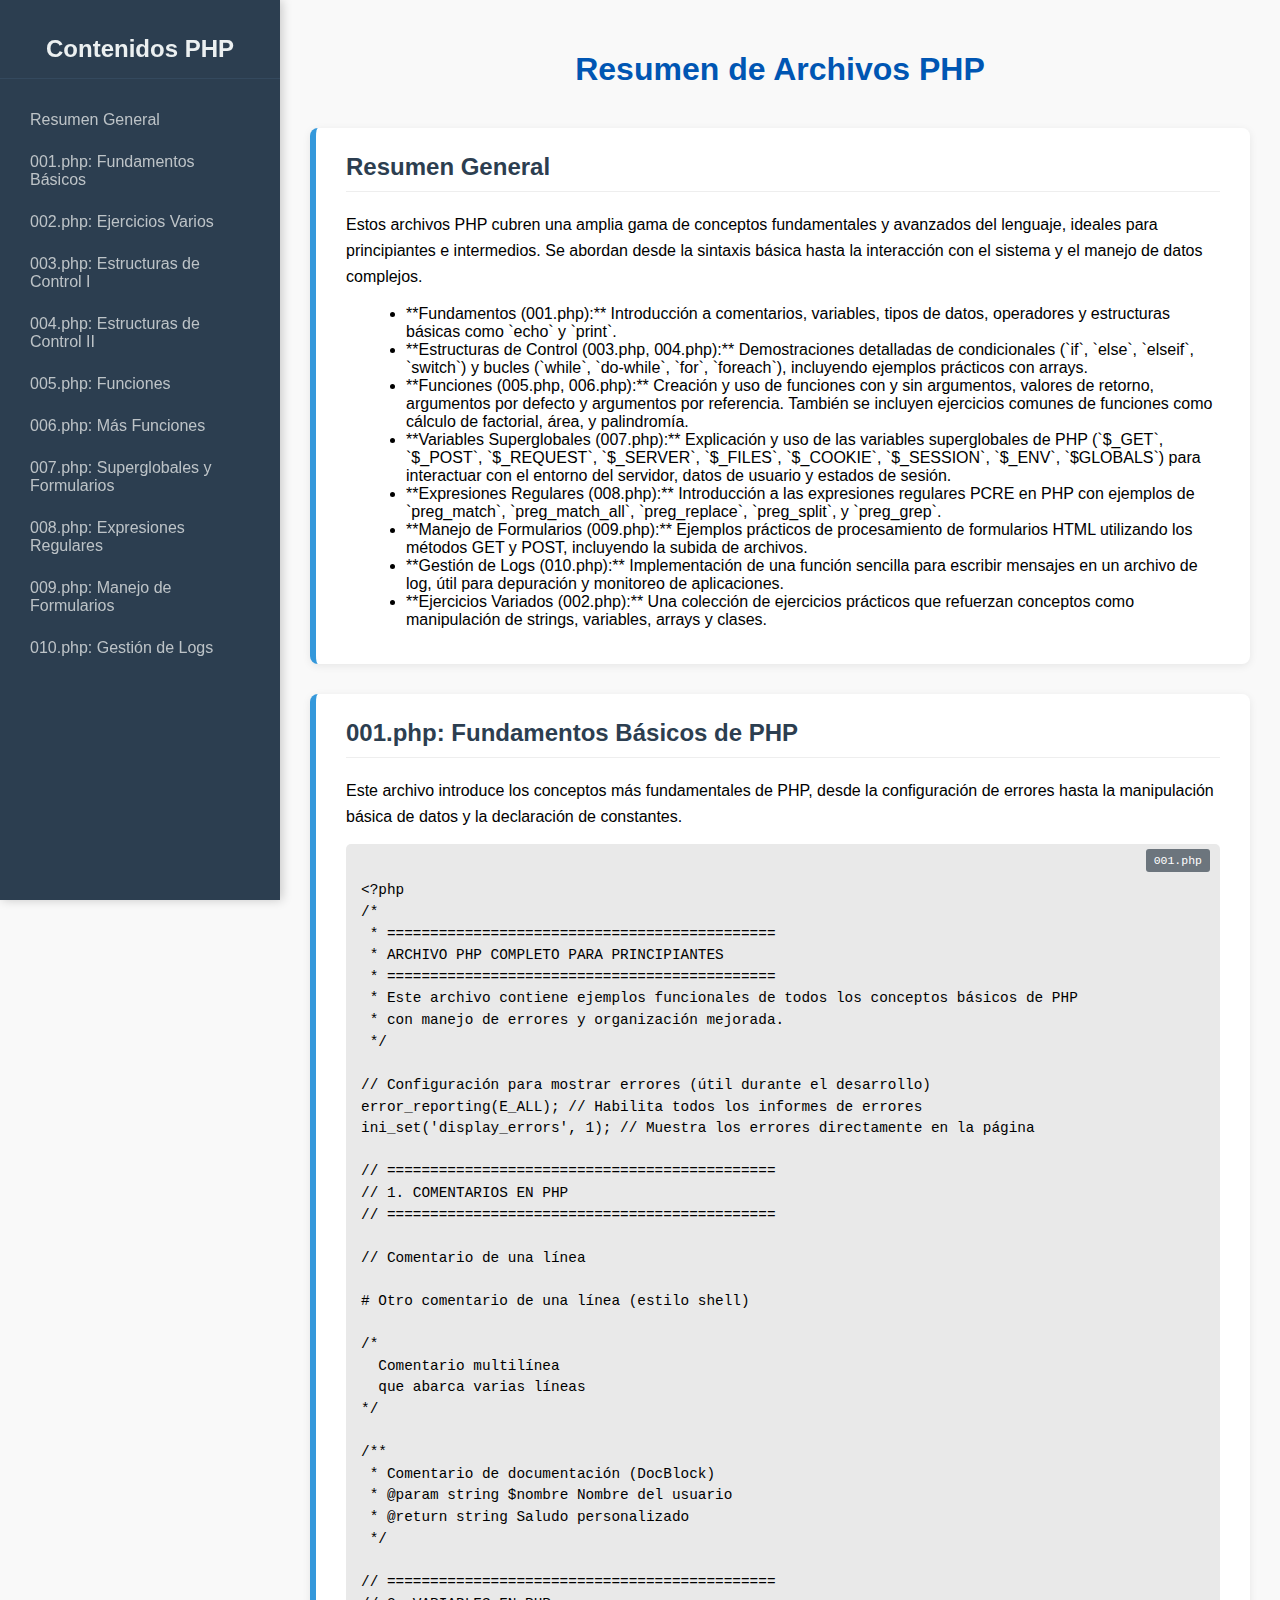
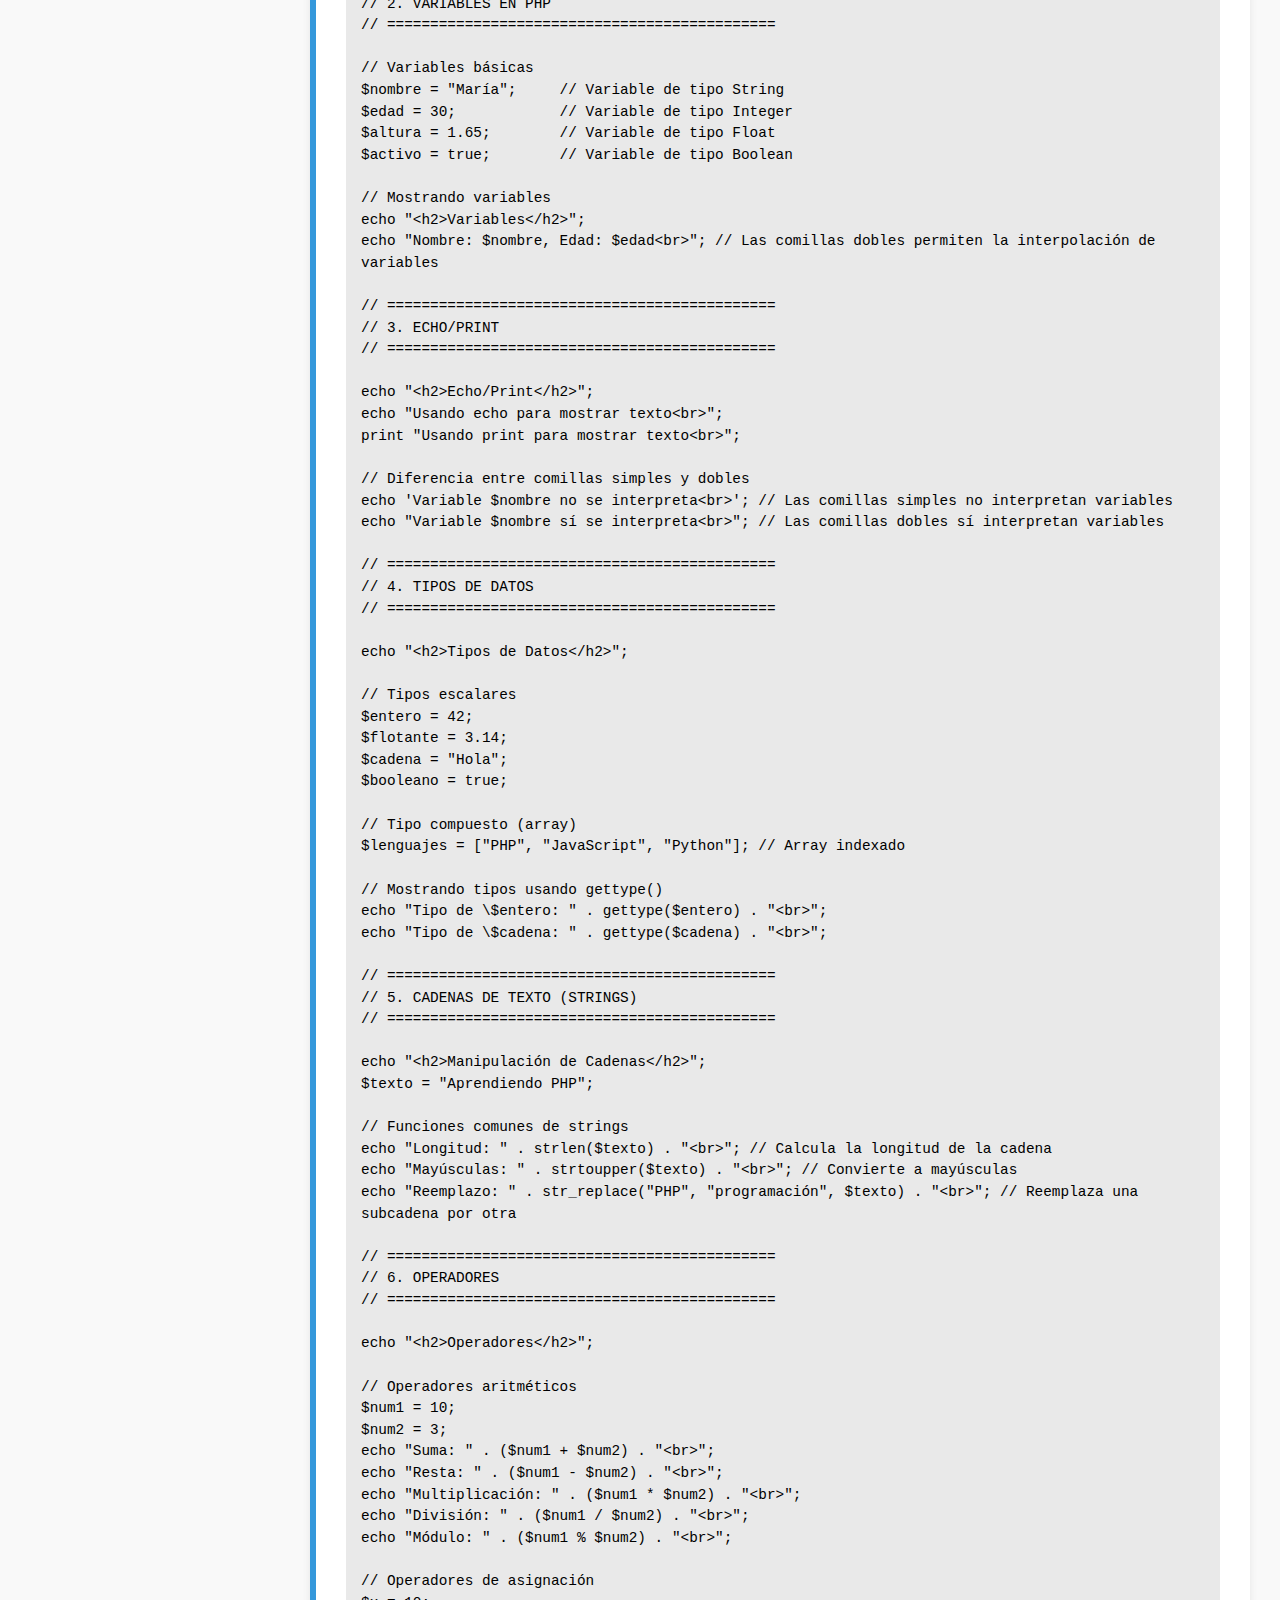
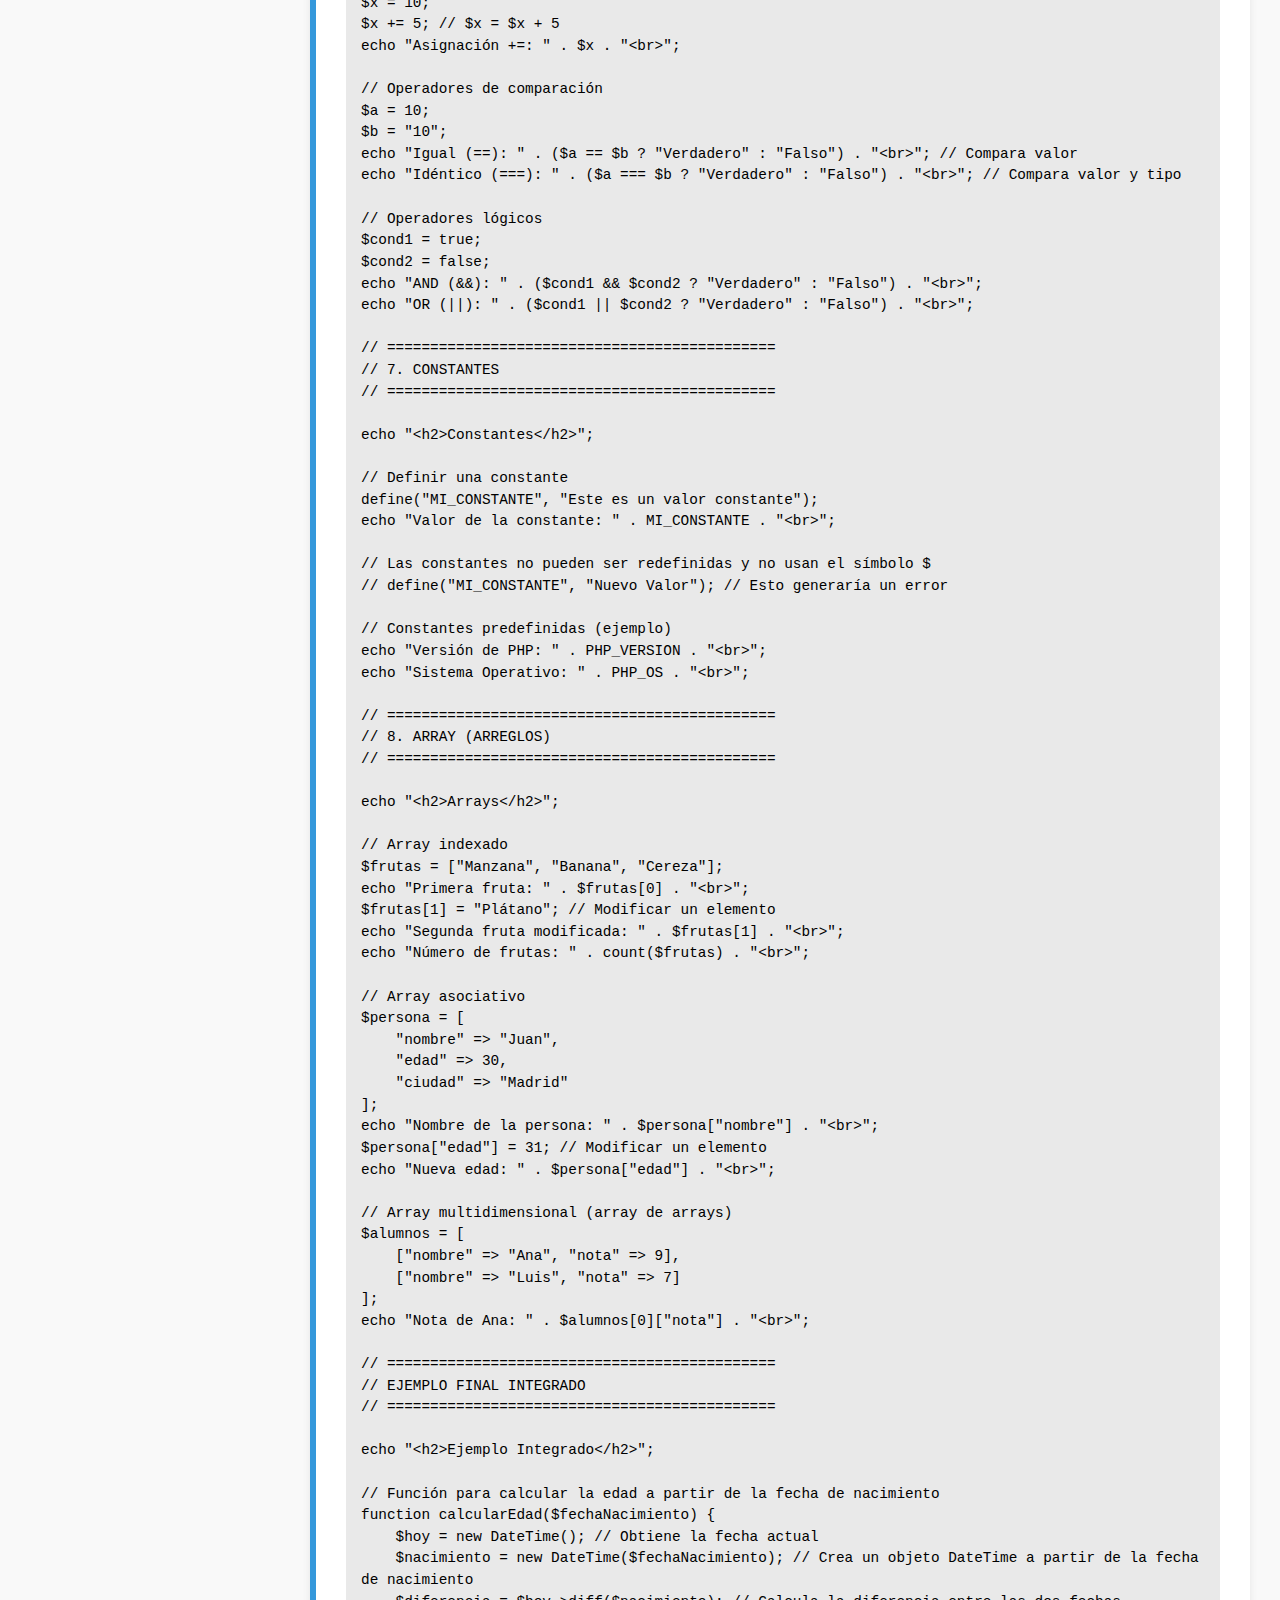
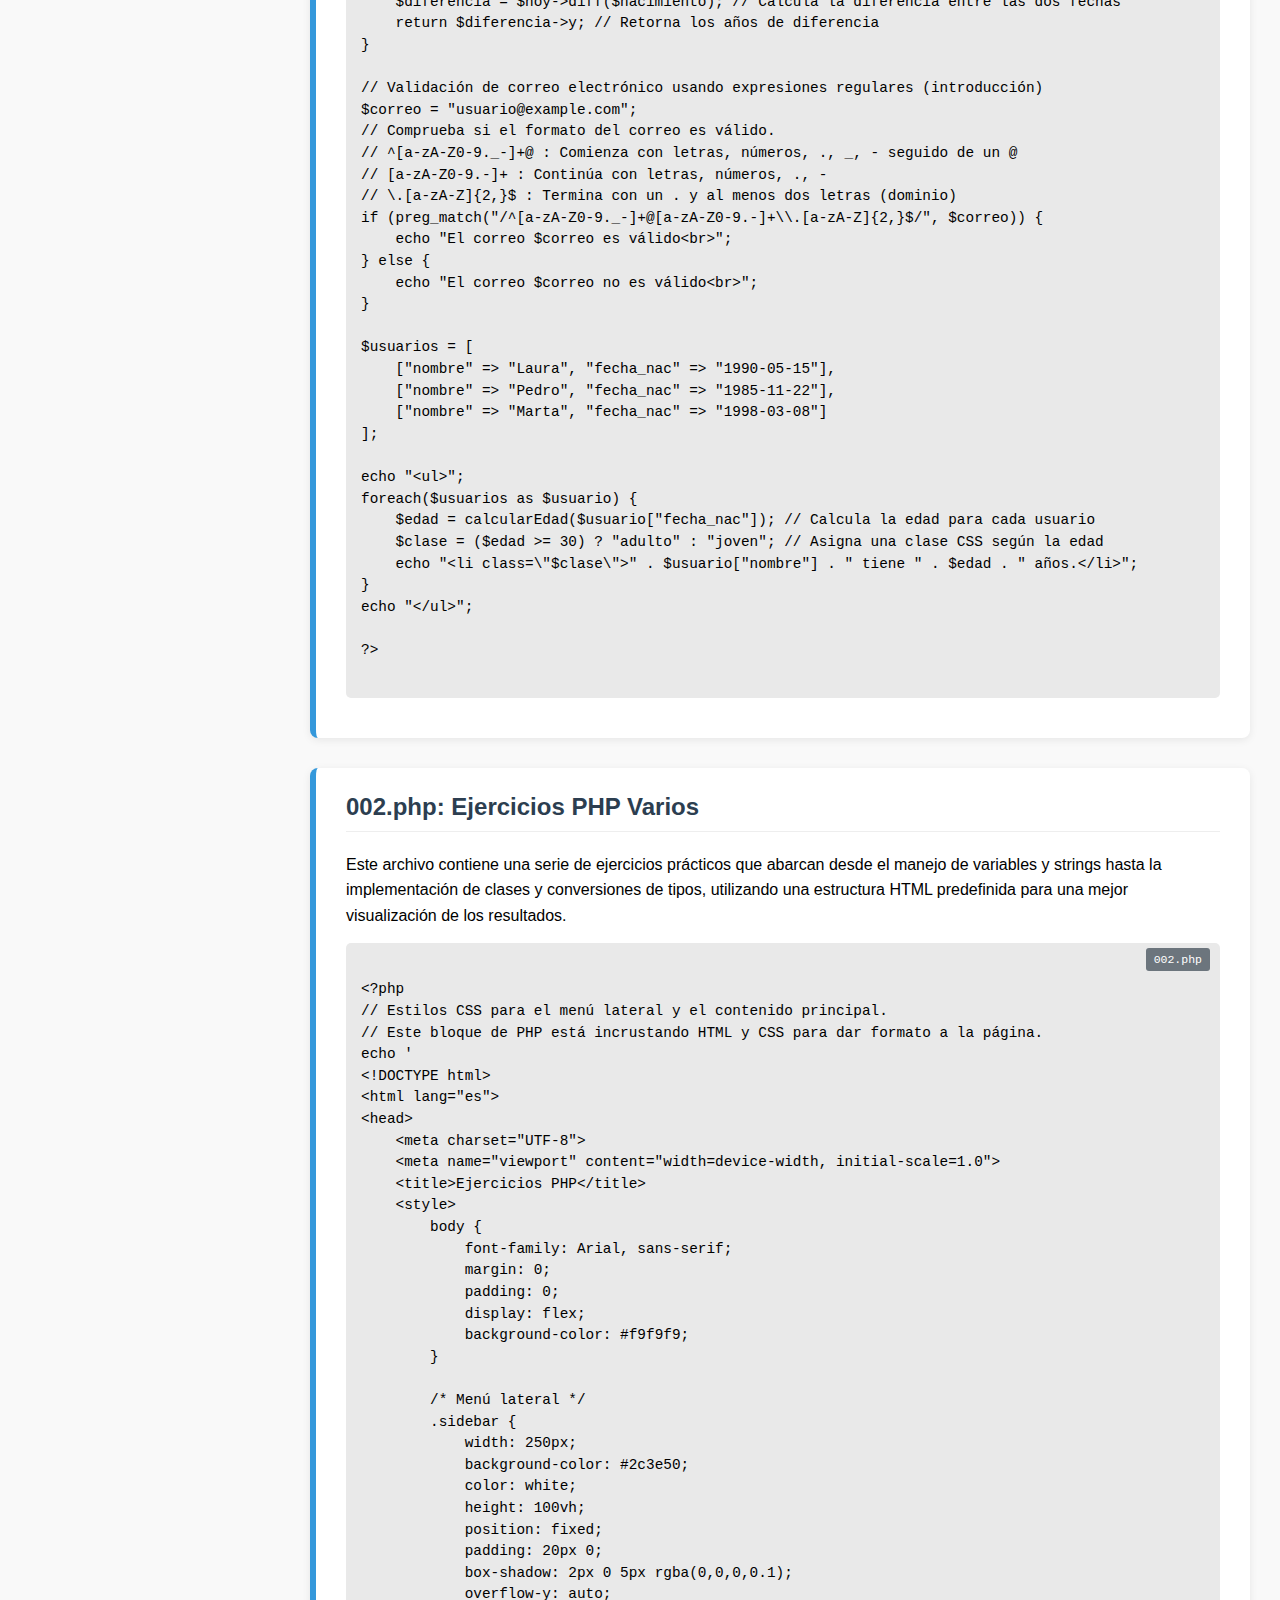
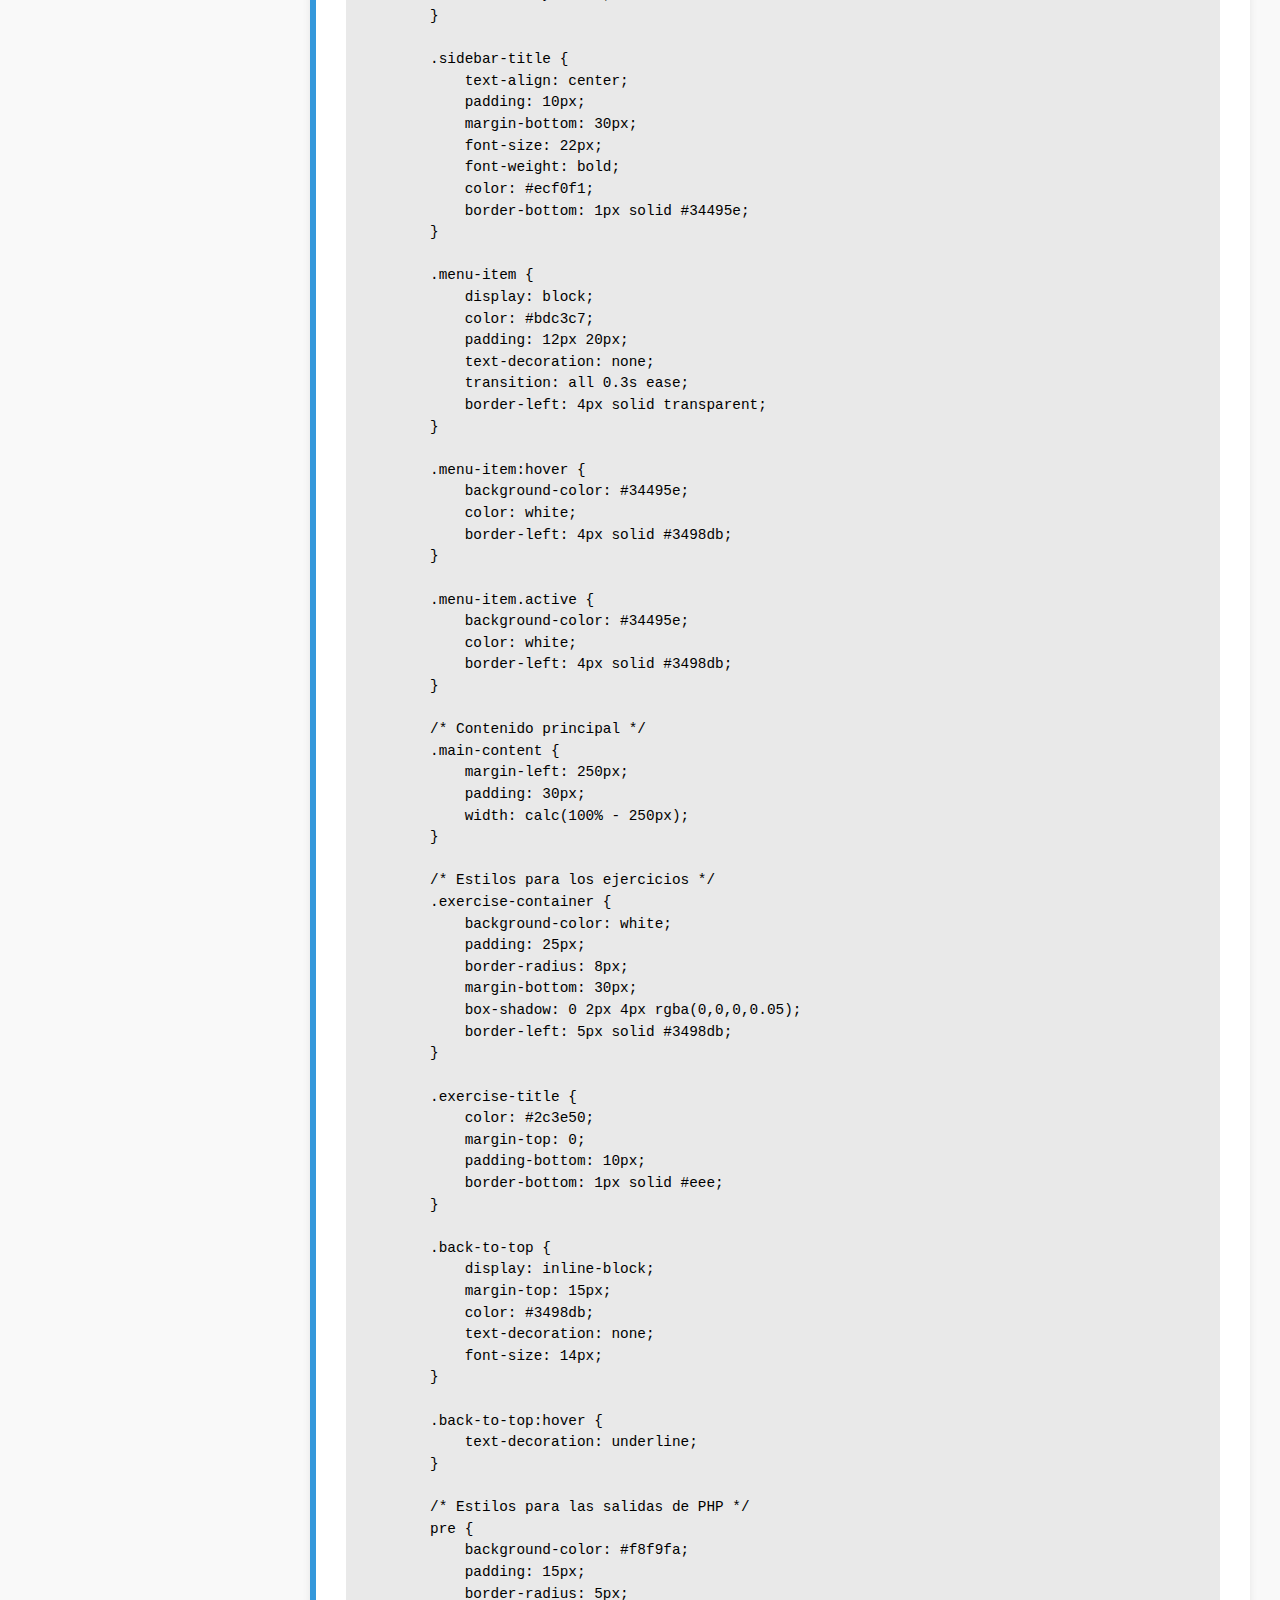
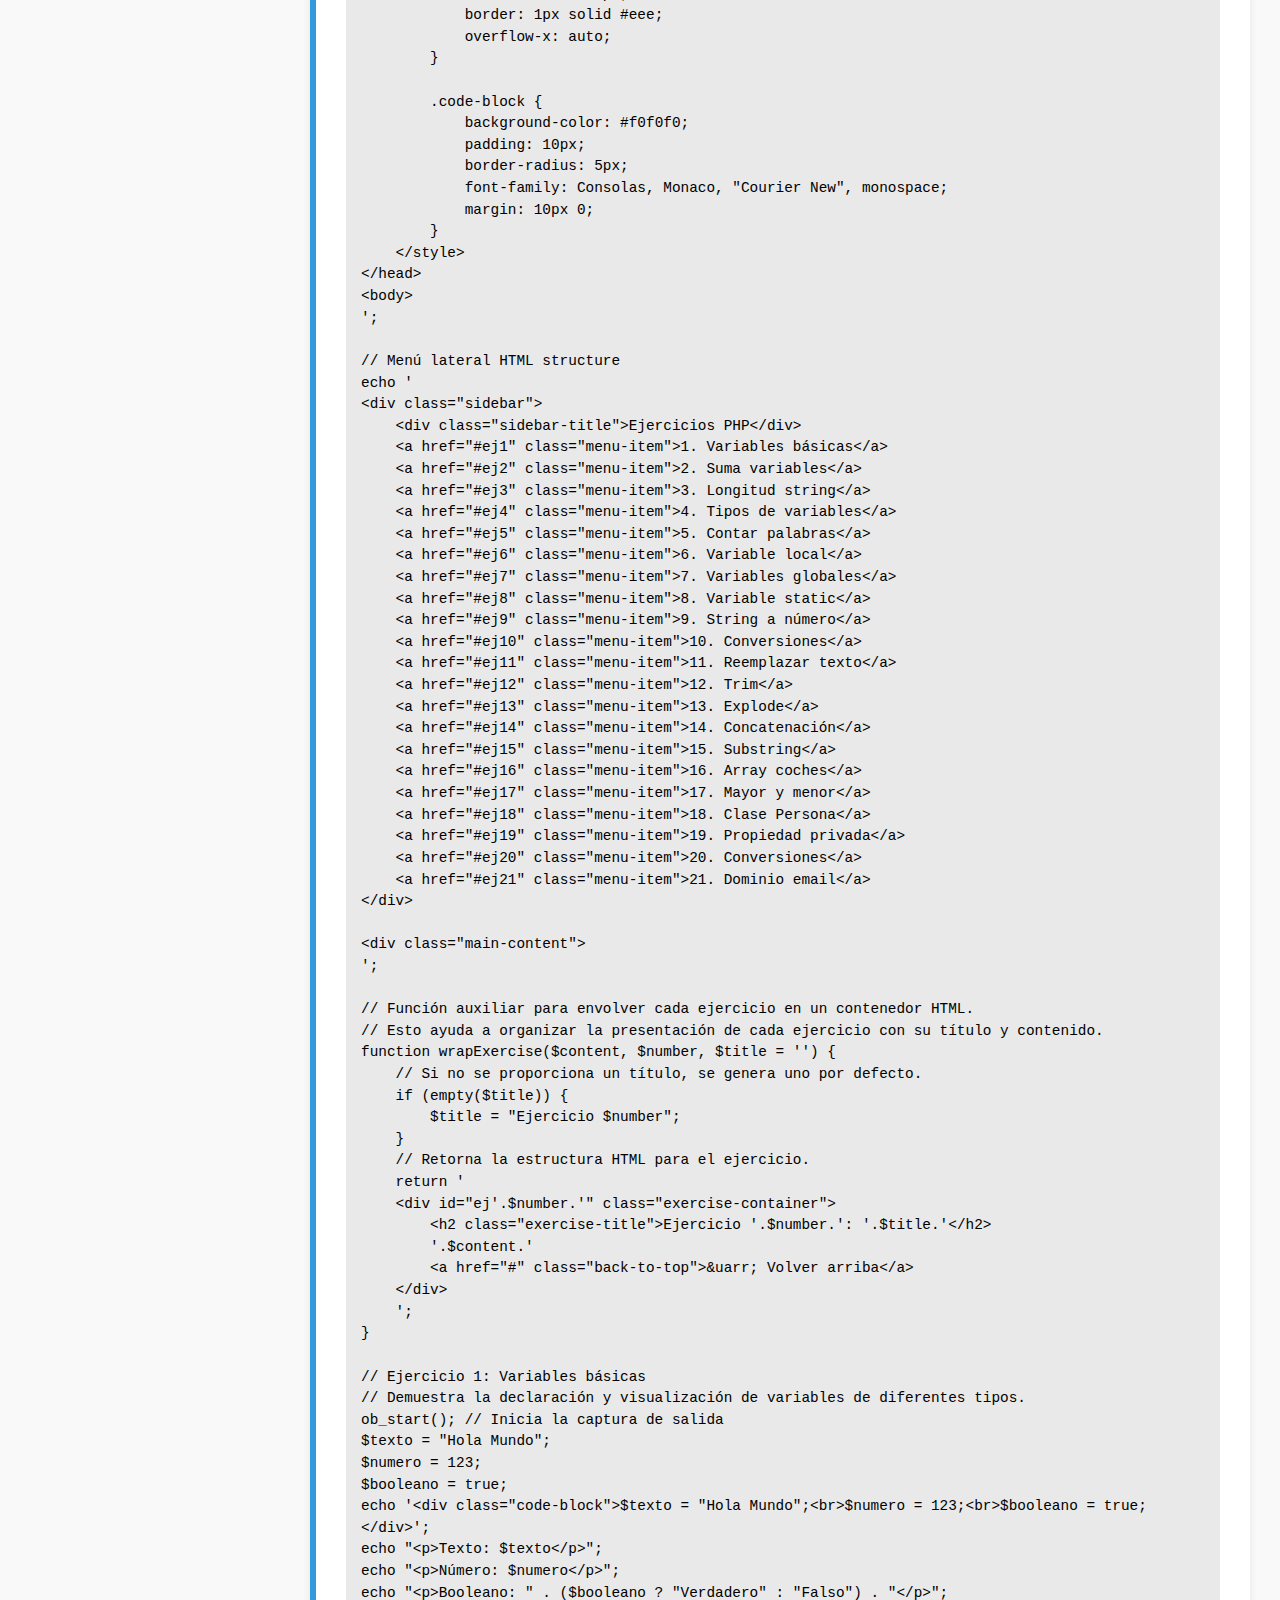
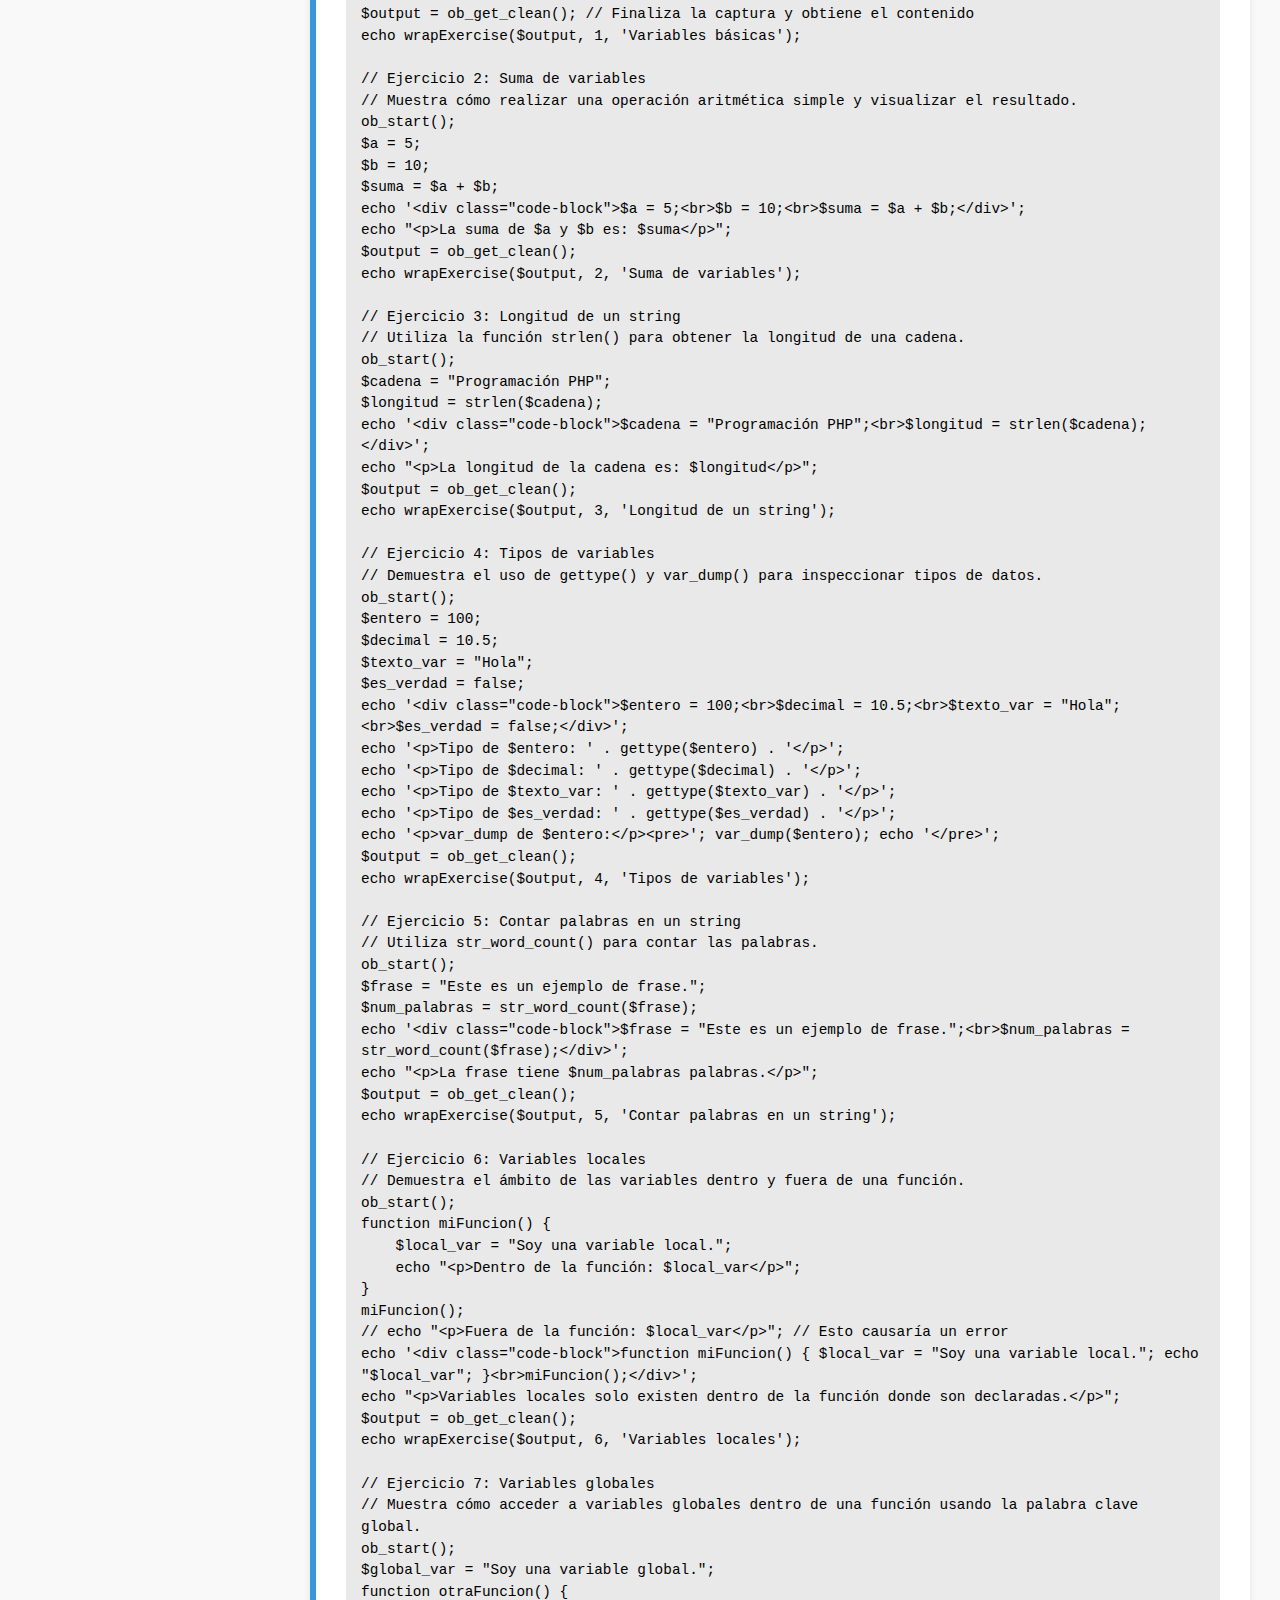
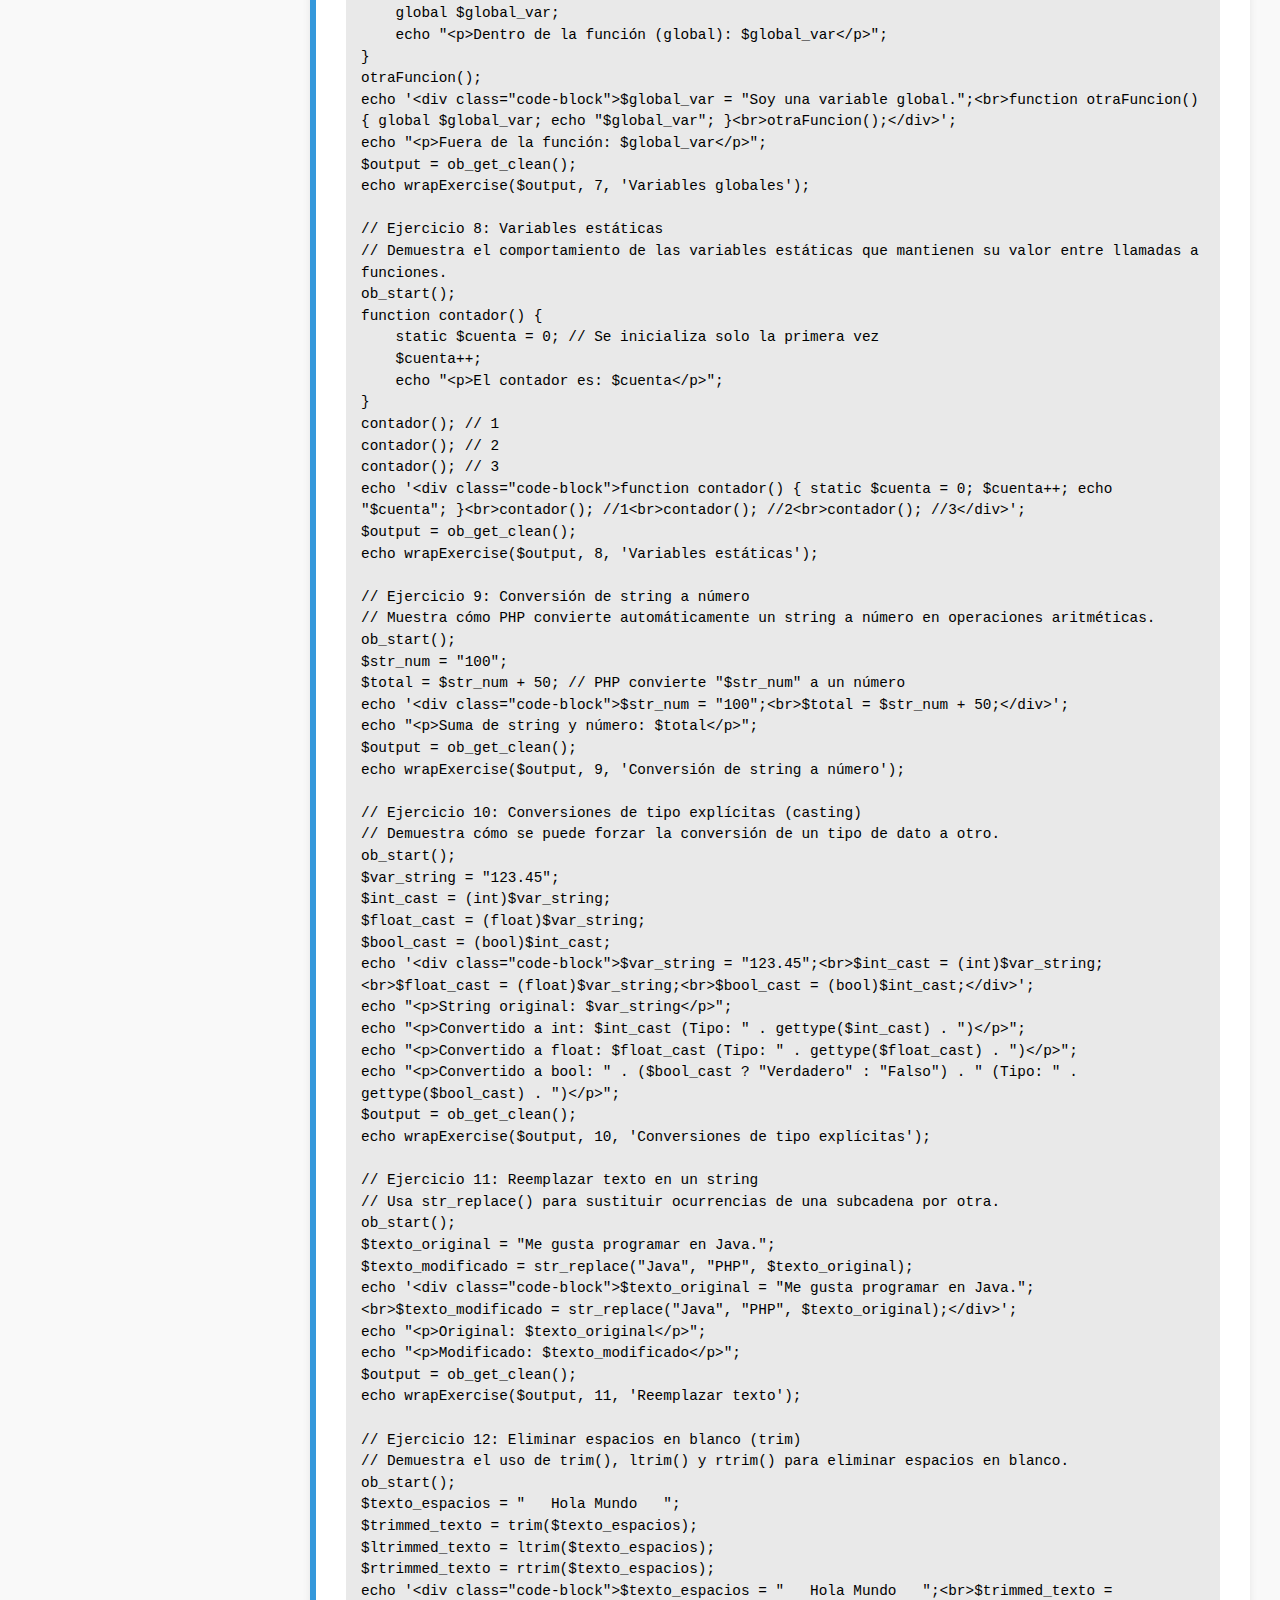
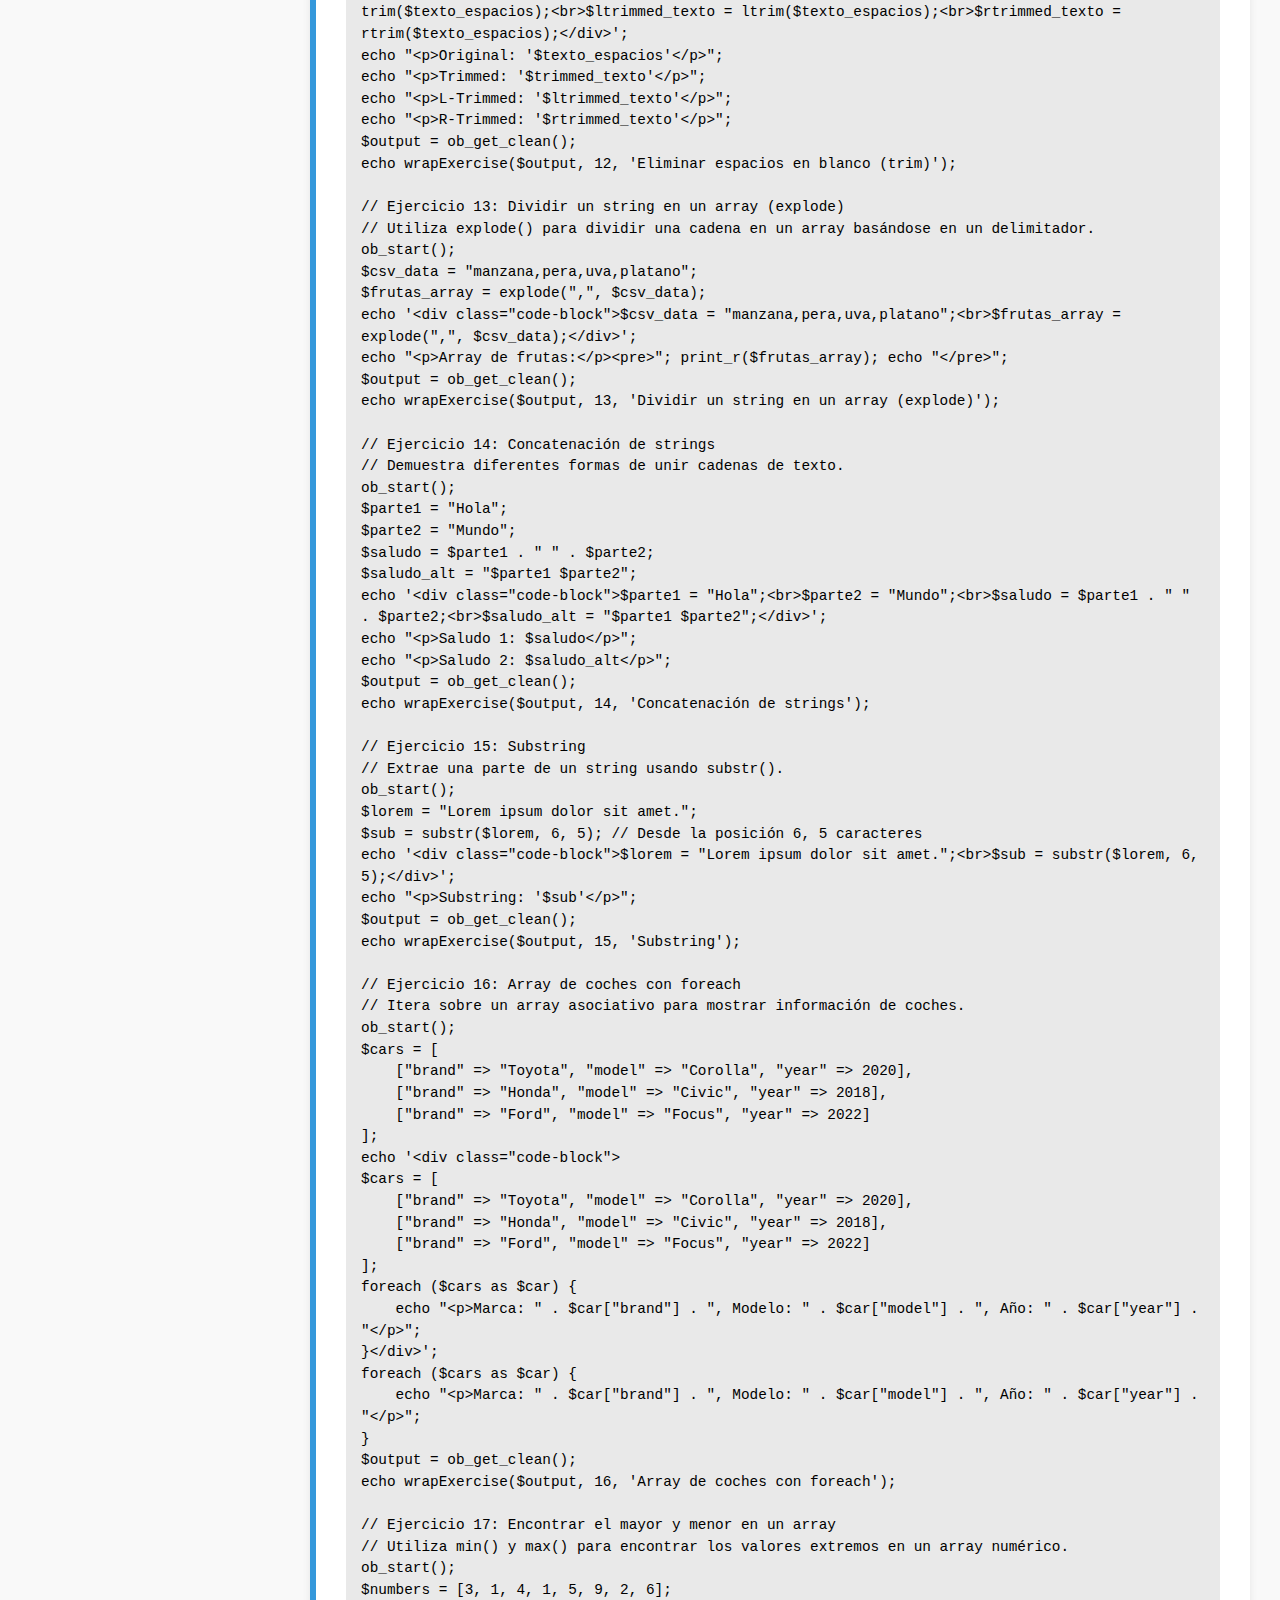
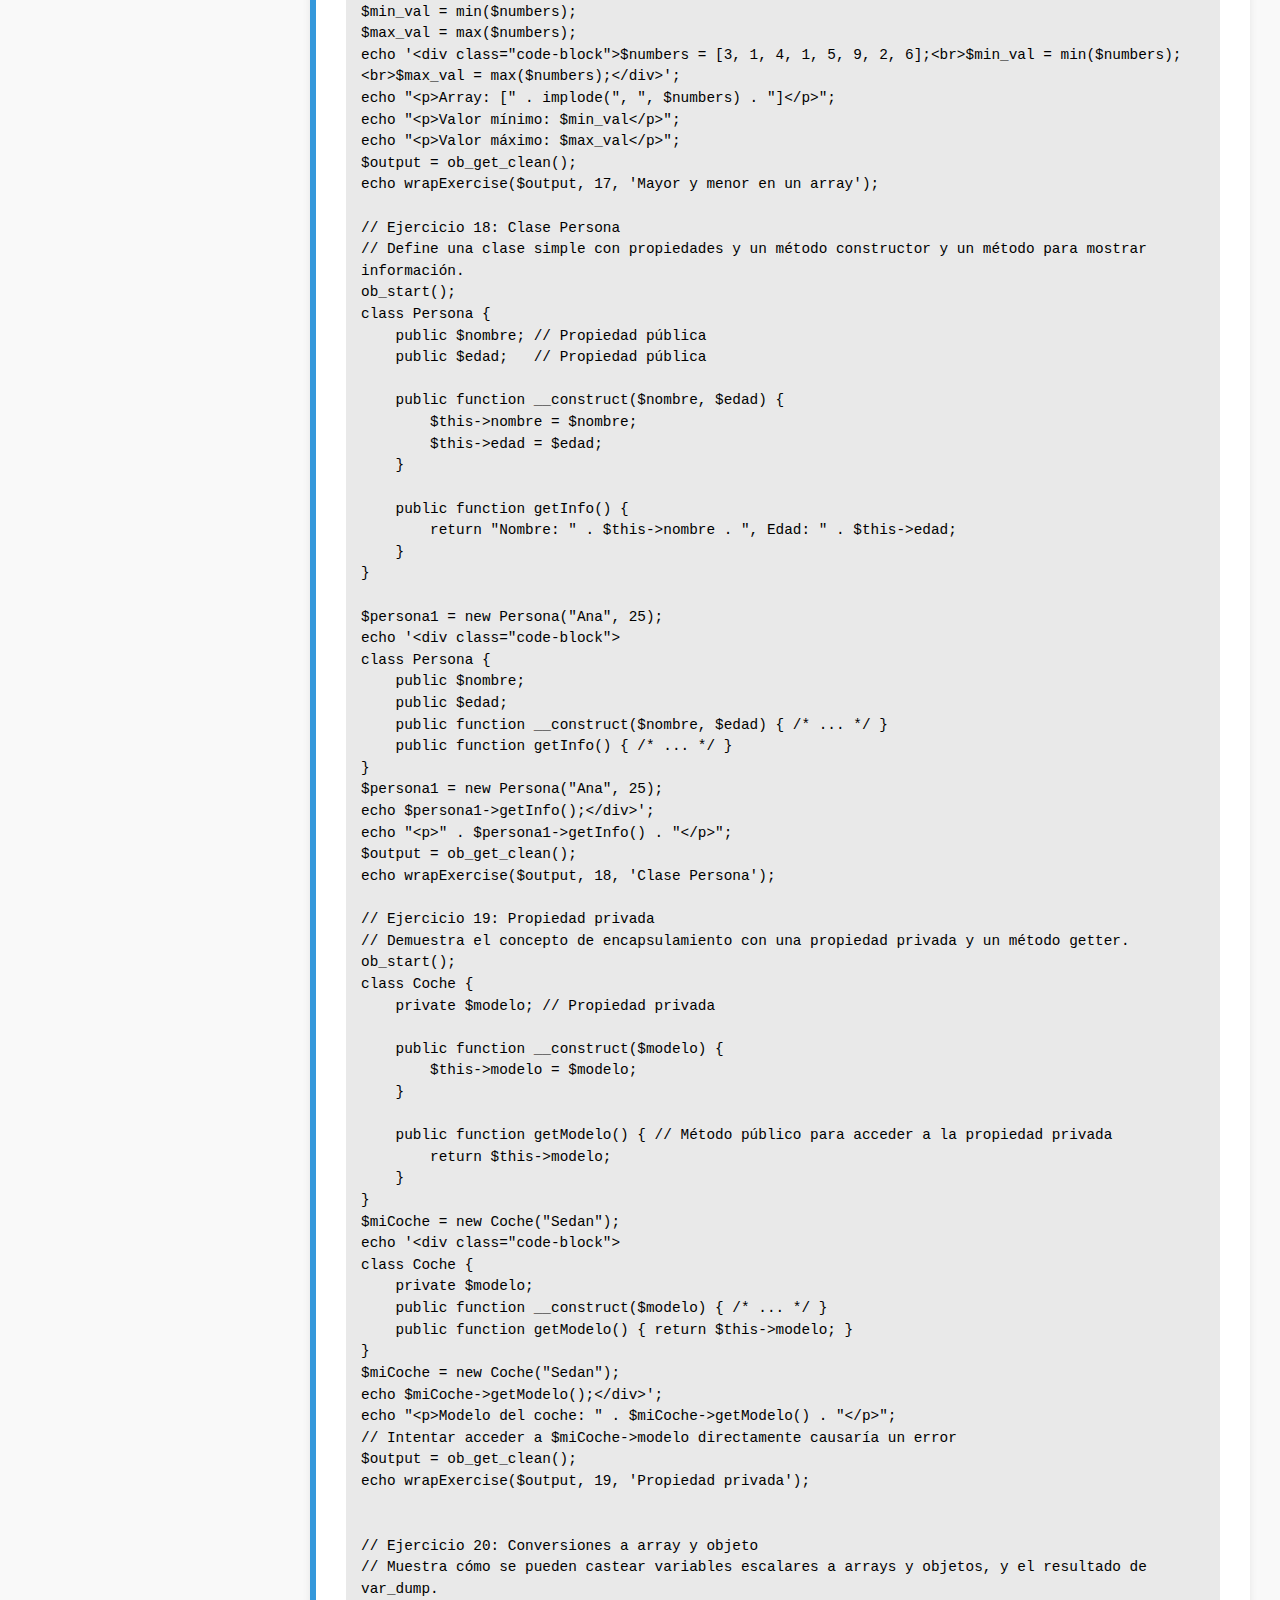
<file: index.html>
<!DOCTYPE html>
<html lang="es">
<head>
    <meta charset="UTF-8">
    <meta name="viewport" content="width=device-width, initial-scale=1.0">
    <title>Resumen de Ejercicios PHP</title>
    <link rel="stylesheet" href="https://cdnjs.cloudflare.com/ajax/libs/font-awesome/6.0.0/css/all.min.css">
    <style>
        body {
            font-family: Arial, sans-serif;
            margin: 0;
            padding: 0;
            display: flex;
            background-color: #f9f9f9;
        }

        /* Menú lateral */
        .sidebar {
            width: 280px;
            background-color: #2c3e50;
            color: white;
            height: 100vh;
            position: fixed;
            padding: 20px 0;
            box-shadow: 2px 0 10px rgba(0,0,0,0.2);
            overflow-y: auto;
            box-sizing: border-box;
        }

        .sidebar-title {
            text-align: center;
            padding: 15px;
            margin-bottom: 20px;
            font-size: 24px;
            font-weight: bold;
            color: #ecf0f1;
            border-bottom: 1px solid #34495e;
        }

        .menu-item {
            display: block;
            color: #bdc3c7;
            padding: 12px 25px;
            text-decoration: none;
            transition: all 0.3s ease;
            border-left: 5px solid transparent;
        }

        .menu-item:hover {
            background-color: #34495e;
            color: white;
            border-left: 5px solid #3498db;
        }

        .menu-item.active {
            background-color: #34495e;
            color: white;
            border-left: 5px solid #3498db;
            font-weight: bold;
        }

        /* Contenido principal */
        .main-content {
            margin-left: 280px;
            padding: 30px;
            width: calc(100% - 280px);
            box-sizing: border-box;
        }

        /* Estilos para las secciones de contenido */
        .content-section {
            background-color: white;
            padding: 25px 30px;
            border-radius: 8px;
            margin-bottom: 30px;
            box-shadow: 0 2px 8px rgba(0,0,0,0.08);
            border-left: 6px solid #3498db;
        }

        h1 {
            color: #0056b3;
            text-align: center;
            margin-bottom: 40px;
        }

        h2 {
            color: #2c3e50;
            margin-top: 0;
            padding-bottom: 10px;
            border-bottom: 1px solid #eee;
            margin-bottom: 20px;
        }

        h3 {
            color: #007bff;
            margin-top: 20px;
            margin-bottom: 15px;
        }

        pre {
            background-color: #e9e9e9;
            padding: 15px;
            border-radius: 5px;
            overflow-x: auto;
            white-space: pre-wrap;
            word-wrap: break-word;
            font-family: "Courier New", Courier, monospace;
            font-size: 0.9em;
            line-height: 1.5;
            position: relative;
        }

        .code-filename {
            position: absolute;
            top: 5px;
            right: 10px;
            background-color: #6c757d;
            color: white;
            padding: 3px 8px;
            border-radius: 3px;
            font-size: 0.8em;
        }

        .result-box {
            background-color: #d4edda;
            color: #155724;
            border: 1px solid #c3e6cb;
            padding: 10px;
            border-radius: 5px;
            margin-top: 10px;
        }

        .warning-box {
            background-color: #fff3cd;
            color: #856404;
            border: 1px solid #ffeeba;
            padding: 10px;
            border-radius: 5px;
            margin-top: 10px;
        }

        p {
            line-height: 1.6;
            margin-bottom: 10px;
        }

        ul {
            list-style-type: disc;
            margin-left: 20px;
            margin-bottom: 10px;
        }

        ol {
            list-style-type: decimal;
            margin-left: 20px;
            margin-bottom: 10px;
        }
    </style>
</head>
<body>

    <div class="sidebar">
        <div class="sidebar-title">Contenidos PHP</div>
        <a href="#summary" class="menu-item">Resumen General</a>
        <a href="#file001" class="menu-item">001.php: Fundamentos Básicos</a>
        <a href="#file002" class="menu-item">002.php: Ejercicios Varios</a>
        <a href="#file003" class="menu-item">003.php: Estructuras de Control I</a>
        <a href="#file004" class="menu-item">004.php: Estructuras de Control II</a>
        <a href="#file005" class="menu-item">005.php: Funciones</a>
        <a href="#file006" class="menu-item">006.php: Más Funciones</a>
        <a href="#file007" class="menu-item">007.php: Superglobales y Formularios</a>
        <a href="#file008" class="menu-item">008.php: Expresiones Regulares</a>
        <a href="#file009" class="menu-item">009.php: Manejo de Formularios</a>
        <a href="#file010" class="menu-item">010.php: Gestión de Logs</a>
    </div>

    <div class="main-content">
        <h1>Resumen de Archivos PHP</h1>

        <div id="summary" class="content-section">
            <h2>Resumen General</h2>
            <p>Estos archivos PHP cubren una amplia gama de conceptos fundamentales y avanzados del lenguaje, ideales para principiantes e intermedios. Se abordan desde la sintaxis básica hasta la interacción con el sistema y el manejo de datos complejos.</p>
            <ul>
                <li>**Fundamentos (001.php):** Introducción a comentarios, variables, tipos de datos, operadores y estructuras básicas como `echo` y `print`.</li>
                <li>**Estructuras de Control (003.php, 004.php):** Demostraciones detalladas de condicionales (`if`, `else`, `elseif`, `switch`) y bucles (`while`, `do-while`, `for`, `foreach`), incluyendo ejemplos prácticos con arrays.</li>
                <li>**Funciones (005.php, 006.php):** Creación y uso de funciones con y sin argumentos, valores de retorno, argumentos por defecto y argumentos por referencia. También se incluyen ejercicios comunes de funciones como cálculo de factorial, área, y palindromía.</li>
                <li>**Variables Superglobales (007.php):** Explicación y uso de las variables superglobales de PHP (`$_GET`, `$_POST`, `$_REQUEST`, `$_SERVER`, `$_FILES`, `$_COOKIE`, `$_SESSION`, `$_ENV`, `$GLOBALS`) para interactuar con el entorno del servidor, datos de usuario y estados de sesión.</li>
                <li>**Expresiones Regulares (008.php):** Introducción a las expresiones regulares PCRE en PHP con ejemplos de `preg_match`, `preg_match_all`, `preg_replace`, `preg_split`, y `preg_grep`.</li>
                <li>**Manejo de Formularios (009.php):** Ejemplos prácticos de procesamiento de formularios HTML utilizando los métodos GET y POST, incluyendo la subida de archivos.</li>
                <li>**Gestión de Logs (010.php):** Implementación de una función sencilla para escribir mensajes en un archivo de log, útil para depuración y monitoreo de aplicaciones.</li>
                <li>**Ejercicios Variados (002.php):** Una colección de ejercicios prácticos que refuerzan conceptos como manipulación de strings, variables, arrays y clases.</li>
            </ul>
        </div>

        <div id="file001" class="content-section">
            <h2>001.php: Fundamentos Básicos de PHP</h2>
            <p>Este archivo introduce los conceptos más fundamentales de PHP, desde la configuración de errores hasta la manipulación básica de datos y la declaración de constantes.</p>
            <pre><span class="code-filename">001.php</span>
&lt;?php
/*
 * =============================================
 * ARCHIVO PHP COMPLETO PARA PRINCIPIANTES
 * =============================================
 * Este archivo contiene ejemplos funcionales de todos los conceptos básicos de PHP
 * con manejo de errores y organización mejorada.
 */

// Configuración para mostrar errores (útil durante el desarrollo)
error_reporting(E_ALL); // Habilita todos los informes de errores
ini_set('display_errors', 1); // Muestra los errores directamente en la página

// =============================================
// 1. COMENTARIOS EN PHP
// =============================================

// Comentario de una línea

# Otro comentario de una línea (estilo shell)

/*
  Comentario multilínea
  que abarca varias líneas
*/

/**
 * Comentario de documentación (DocBlock)
 * @param string $nombre Nombre del usuario
 * @return string Saludo personalizado
 */

// =============================================
// 2. VARIABLES EN PHP
// =============================================

// Variables básicas
$nombre = "María";     // Variable de tipo String
$edad = 30;            // Variable de tipo Integer
$altura = 1.65;        // Variable de tipo Float
$activo = true;        // Variable de tipo Boolean

// Mostrando variables
echo "&lt;h2&gt;Variables&lt;/h2&gt;";
echo "Nombre: $nombre, Edad: $edad&lt;br&gt;"; // Las comillas dobles permiten la interpolación de variables

// =============================================
// 3. ECHO/PRINT
// =============================================

echo "&lt;h2&gt;Echo/Print&lt;/h2&gt;";
echo "Usando echo para mostrar texto&lt;br&gt;";
print "Usando print para mostrar texto&lt;br&gt;";

// Diferencia entre comillas simples y dobles
echo 'Variable $nombre no se interpreta&lt;br&gt;'; // Las comillas simples no interpretan variables
echo "Variable $nombre sí se interpreta&lt;br&gt;"; // Las comillas dobles sí interpretan variables

// =============================================
// 4. TIPOS DE DATOS
// =============================================

echo "&lt;h2&gt;Tipos de Datos&lt;/h2&gt;";

// Tipos escalares
$entero = 42;
$flotante = 3.14;
$cadena = "Hola";
$booleano = true;

// Tipo compuesto (array)
$lenguajes = ["PHP", "JavaScript", "Python"]; // Array indexado

// Mostrando tipos usando gettype()
echo "Tipo de \$entero: " . gettype($entero) . "&lt;br&gt;";
echo "Tipo de \$cadena: " . gettype($cadena) . "&lt;br&gt;";

// =============================================
// 5. CADENAS DE TEXTO (STRINGS)
// =============================================

echo "&lt;h2&gt;Manipulación de Cadenas&lt;/h2&gt;";
$texto = "Aprendiendo PHP";

// Funciones comunes de strings
echo "Longitud: " . strlen($texto) . "&lt;br&gt;"; // Calcula la longitud de la cadena
echo "Mayúsculas: " . strtoupper($texto) . "&lt;br&gt;"; // Convierte a mayúsculas
echo "Reemplazo: " . str_replace("PHP", "programación", $texto) . "&lt;br&gt;"; // Reemplaza una subcadena por otra

// =============================================
// 6. OPERADORES
// =============================================

echo "&lt;h2&gt;Operadores&lt;/h2&gt;";

// Operadores aritméticos
$num1 = 10;
$num2 = 3;
echo "Suma: " . ($num1 + $num2) . "&lt;br&gt;";
echo "Resta: " . ($num1 - $num2) . "&lt;br&gt;";
echo "Multiplicación: " . ($num1 * $num2) . "&lt;br&gt;";
echo "División: " . ($num1 / $num2) . "&lt;br&gt;";
echo "Módulo: " . ($num1 % $num2) . "&lt;br&gt;";

// Operadores de asignación
$x = 10;
$x += 5; // $x = $x + 5
echo "Asignación +=: " . $x . "&lt;br&gt;";

// Operadores de comparación
$a = 10;
$b = "10";
echo "Igual (==): " . ($a == $b ? "Verdadero" : "Falso") . "&lt;br&gt;"; // Compara valor
echo "Idéntico (===): " . ($a === $b ? "Verdadero" : "Falso") . "&lt;br&gt;"; // Compara valor y tipo

// Operadores lógicos
$cond1 = true;
$cond2 = false;
echo "AND (&&): " . ($cond1 && $cond2 ? "Verdadero" : "Falso") . "&lt;br&gt;";
echo "OR (||): " . ($cond1 || $cond2 ? "Verdadero" : "Falso") . "&lt;br&gt;";

// =============================================
// 7. CONSTANTES
// =============================================

echo "&lt;h2&gt;Constantes&lt;/h2&gt;";

// Definir una constante
define("MI_CONSTANTE", "Este es un valor constante");
echo "Valor de la constante: " . MI_CONSTANTE . "&lt;br&gt;";

// Las constantes no pueden ser redefinidas y no usan el símbolo $
// define("MI_CONSTANTE", "Nuevo Valor"); // Esto generaría un error

// Constantes predefinidas (ejemplo)
echo "Versión de PHP: " . PHP_VERSION . "&lt;br&gt;";
echo "Sistema Operativo: " . PHP_OS . "&lt;br&gt;";

// =============================================
// 8. ARRAY (ARREGLOS)
// =============================================

echo "&lt;h2&gt;Arrays&lt;/h2&gt;";

// Array indexado
$frutas = ["Manzana", "Banana", "Cereza"];
echo "Primera fruta: " . $frutas[0] . "&lt;br&gt;";
$frutas[1] = "Plátano"; // Modificar un elemento
echo "Segunda fruta modificada: " . $frutas[1] . "&lt;br&gt;";
echo "Número de frutas: " . count($frutas) . "&lt;br&gt;";

// Array asociativo
$persona = [
    "nombre" => "Juan",
    "edad" => 30,
    "ciudad" => "Madrid"
];
echo "Nombre de la persona: " . $persona["nombre"] . "&lt;br&gt;";
$persona["edad"] = 31; // Modificar un elemento
echo "Nueva edad: " . $persona["edad"] . "&lt;br&gt;";

// Array multidimensional (array de arrays)
$alumnos = [
    ["nombre" => "Ana", "nota" => 9],
    ["nombre" => "Luis", "nota" => 7]
];
echo "Nota de Ana: " . $alumnos[0]["nota"] . "&lt;br&gt;";

// =============================================
// EJEMPLO FINAL INTEGRADO
// =============================================

echo "&lt;h2&gt;Ejemplo Integrado&lt;/h2&gt;";

// Función para calcular la edad a partir de la fecha de nacimiento
function calcularEdad($fechaNacimiento) {
    $hoy = new DateTime(); // Obtiene la fecha actual
    $nacimiento = new DateTime($fechaNacimiento); // Crea un objeto DateTime a partir de la fecha de nacimiento
    $diferencia = $hoy->diff($nacimiento); // Calcula la diferencia entre las dos fechas
    return $diferencia->y; // Retorna los años de diferencia
}

// Validación de correo electrónico usando expresiones regulares (introducción)
$correo = "usuario@example.com";
// Comprueba si el formato del correo es válido.
// ^[a-zA-Z0-9._-]+@ : Comienza con letras, números, ., _, - seguido de un @
// [a-zA-Z0-9.-]+ : Continúa con letras, números, ., -
// \.[a-zA-Z]{2,}$ : Termina con un . y al menos dos letras (dominio)
if (preg_match("/^[a-zA-Z0-9._-]+@[a-zA-Z0-9.-]+\\.[a-zA-Z]{2,}$/", $correo)) {
    echo "El correo $correo es válido&lt;br&gt;";
} else {
    echo "El correo $correo no es válido&lt;br&gt;";
}

$usuarios = [
    ["nombre" => "Laura", "fecha_nac" => "1990-05-15"],
    ["nombre" => "Pedro", "fecha_nac" => "1985-11-22"],
    ["nombre" => "Marta", "fecha_nac" => "1998-03-08"]
];

echo "&lt;ul&gt;";
foreach($usuarios as $usuario) {
    $edad = calcularEdad($usuario["fecha_nac"]); // Calcula la edad para cada usuario
    $clase = ($edad >= 30) ? "adulto" : "joven"; // Asigna una clase CSS según la edad
    echo "&lt;li class=\"$clase\"&gt;" . $usuario["nombre"] . " tiene " . $edad . " años.&lt;/li&gt;";
}
echo "&lt;/ul&gt;";

?&gt;
            </pre>
        </div>

        <div id="file002" class="content-section">
            <h2>002.php: Ejercicios PHP Varios</h2>
            <p>Este archivo contiene una serie de ejercicios prácticos que abarcan desde el manejo de variables y strings hasta la implementación de clases y conversiones de tipos, utilizando una estructura HTML predefinida para una mejor visualización de los resultados.</p>
            <pre><span class="code-filename">002.php</span>
&lt;?php
// Estilos CSS para el menú lateral y el contenido principal.
// Este bloque de PHP está incrustando HTML y CSS para dar formato a la página.
echo '
&lt;!DOCTYPE html&gt;
&lt;html lang="es"&gt;
&lt;head&gt;
    &lt;meta charset="UTF-8"&gt;
    &lt;meta name="viewport" content="width=device-width, initial-scale=1.0"&gt;
    &lt;title&gt;Ejercicios PHP&lt;/title&gt;
    &lt;style&gt;
        body {
            font-family: Arial, sans-serif;
            margin: 0;
            padding: 0;
            display: flex;
            background-color: #f9f9f9;
        }

        /* Menú lateral */
        .sidebar {
            width: 250px;
            background-color: #2c3e50;
            color: white;
            height: 100vh;
            position: fixed;
            padding: 20px 0;
            box-shadow: 2px 0 5px rgba(0,0,0,0.1);
            overflow-y: auto;
        }

        .sidebar-title {
            text-align: center;
            padding: 10px;
            margin-bottom: 30px;
            font-size: 22px;
            font-weight: bold;
            color: #ecf0f1;
            border-bottom: 1px solid #34495e;
        }

        .menu-item {
            display: block;
            color: #bdc3c7;
            padding: 12px 20px;
            text-decoration: none;
            transition: all 0.3s ease;
            border-left: 4px solid transparent;
        }

        .menu-item:hover {
            background-color: #34495e;
            color: white;
            border-left: 4px solid #3498db;
        }

        .menu-item.active {
            background-color: #34495e;
            color: white;
            border-left: 4px solid #3498db;
        }

        /* Contenido principal */
        .main-content {
            margin-left: 250px;
            padding: 30px;
            width: calc(100% - 250px);
        }

        /* Estilos para los ejercicios */
        .exercise-container {
            background-color: white;
            padding: 25px;
            border-radius: 8px;
            margin-bottom: 30px;
            box-shadow: 0 2px 4px rgba(0,0,0,0.05);
            border-left: 5px solid #3498db;
        }

        .exercise-title {
            color: #2c3e50;
            margin-top: 0;
            padding-bottom: 10px;
            border-bottom: 1px solid #eee;
        }

        .back-to-top {
            display: inline-block;
            margin-top: 15px;
            color: #3498db;
            text-decoration: none;
            font-size: 14px;
        }

        .back-to-top:hover {
            text-decoration: underline;
        }

        /* Estilos para las salidas de PHP */
        pre {
            background-color: #f8f9fa;
            padding: 15px;
            border-radius: 5px;
            border: 1px solid #eee;
            overflow-x: auto;
        }

        .code-block {
            background-color: #f0f0f0;
            padding: 10px;
            border-radius: 5px;
            font-family: Consolas, Monaco, "Courier New", monospace;
            margin: 10px 0;
        }
    &lt;/style&gt;
&lt;/head&gt;
&lt;body&gt;
';

// Menú lateral HTML structure
echo '
&lt;div class="sidebar"&gt;
    &lt;div class="sidebar-title"&gt;Ejercicios PHP&lt;/div&gt;
    &lt;a href="#ej1" class="menu-item"&gt;1. Variables básicas&lt;/a&gt;
    &lt;a href="#ej2" class="menu-item"&gt;2. Suma variables&lt;/a&gt;
    &lt;a href="#ej3" class="menu-item"&gt;3. Longitud string&lt;/a&gt;
    &lt;a href="#ej4" class="menu-item"&gt;4. Tipos de variables&lt;/a&gt;
    &lt;a href="#ej5" class="menu-item"&gt;5. Contar palabras&lt;/a&gt;
    &lt;a href="#ej6" class="menu-item"&gt;6. Variable local&lt;/a&gt;
    &lt;a href="#ej7" class="menu-item"&gt;7. Variables globales&lt;/a&gt;
    &lt;a href="#ej8" class="menu-item"&gt;8. Variable static&lt;/a&gt;
    &lt;a href="#ej9" class="menu-item"&gt;9. String a número&lt;/a&gt;
    &lt;a href="#ej10" class="menu-item"&gt;10. Conversiones&lt;/a&gt;
    &lt;a href="#ej11" class="menu-item"&gt;11. Reemplazar texto&lt;/a&gt;
    &lt;a href="#ej12" class="menu-item"&gt;12. Trim&lt;/a&gt;
    &lt;a href="#ej13" class="menu-item"&gt;13. Explode&lt;/a&gt;
    &lt;a href="#ej14" class="menu-item"&gt;14. Concatenación&lt;/a&gt;
    &lt;a href="#ej15" class="menu-item"&gt;15. Substring&lt;/a&gt;
    &lt;a href="#ej16" class="menu-item"&gt;16. Array coches&lt;/a&gt;
    &lt;a href="#ej17" class="menu-item"&gt;17. Mayor y menor&lt;/a&gt;
    &lt;a href="#ej18" class="menu-item"&gt;18. Clase Persona&lt;/a&gt;
    &lt;a href="#ej19" class="menu-item"&gt;19. Propiedad privada&lt;/a&gt;
    &lt;a href="#ej20" class="menu-item"&gt;20. Conversiones&lt;/a&gt;
    &lt;a href="#ej21" class="menu-item"&gt;21. Dominio email&lt;/a&gt;
&lt;/div&gt;

&lt;div class="main-content"&gt;
';

// Función auxiliar para envolver cada ejercicio en un contenedor HTML.
// Esto ayuda a organizar la presentación de cada ejercicio con su título y contenido.
function wrapExercise($content, $number, $title = '') {
    // Si no se proporciona un título, se genera uno por defecto.
    if (empty($title)) {
        $title = "Ejercicio $number";
    }
    // Retorna la estructura HTML para el ejercicio.
    return '
    &lt;div id="ej'.$number.'" class="exercise-container"&gt;
        &lt;h2 class="exercise-title"&gt;Ejercicio '.$number.': '.$title.'&lt;/h2&gt;
        '.$content.'
        &lt;a href="#" class="back-to-top"&gt;&amp;uarr; Volver arriba&lt;/a&gt;
    &lt;/div&gt;
    ';
}

// Ejercicio 1: Variables básicas
// Demuestra la declaración y visualización de variables de diferentes tipos.
ob_start(); // Inicia la captura de salida
$texto = "Hola Mundo";
$numero = 123;
$booleano = true;
echo '&lt;div class="code-block"&gt;$texto = "Hola Mundo";&lt;br&gt;$numero = 123;&lt;br&gt;$booleano = true;&lt;/div&gt;';
echo "&lt;p&gt;Texto: $texto&lt;/p&gt;";
echo "&lt;p&gt;Número: $numero&lt;/p&gt;";
echo "&lt;p&gt;Booleano: " . ($booleano ? "Verdadero" : "Falso") . "&lt;/p&gt;";
$output = ob_get_clean(); // Finaliza la captura y obtiene el contenido
echo wrapExercise($output, 1, 'Variables básicas');

// Ejercicio 2: Suma de variables
// Muestra cómo realizar una operación aritmética simple y visualizar el resultado.
ob_start();
$a = 5;
$b = 10;
$suma = $a + $b;
echo '&lt;div class="code-block"&gt;$a = 5;&lt;br&gt;$b = 10;&lt;br&gt;$suma = $a + $b;&lt;/div&gt;';
echo "&lt;p&gt;La suma de $a y $b es: $suma&lt;/p&gt;";
$output = ob_get_clean();
echo wrapExercise($output, 2, 'Suma de variables');

// Ejercicio 3: Longitud de un string
// Utiliza la función strlen() para obtener la longitud de una cadena.
ob_start();
$cadena = "Programación PHP";
$longitud = strlen($cadena);
echo '&lt;div class="code-block"&gt;$cadena = "Programación PHP";&lt;br&gt;$longitud = strlen($cadena);&lt;/div&gt;';
echo "&lt;p&gt;La longitud de la cadena es: $longitud&lt;/p&gt;";
$output = ob_get_clean();
echo wrapExercise($output, 3, 'Longitud de un string');

// Ejercicio 4: Tipos de variables
// Demuestra el uso de gettype() y var_dump() para inspeccionar tipos de datos.
ob_start();
$entero = 100;
$decimal = 10.5;
$texto_var = "Hola";
$es_verdad = false;
echo '&lt;div class="code-block"&gt;$entero = 100;&lt;br&gt;$decimal = 10.5;&lt;br&gt;$texto_var = "Hola";&lt;br&gt;$es_verdad = false;&lt;/div&gt;';
echo '&lt;p&gt;Tipo de $entero: ' . gettype($entero) . '&lt;/p&gt;';
echo '&lt;p&gt;Tipo de $decimal: ' . gettype($decimal) . '&lt;/p&gt;';
echo '&lt;p&gt;Tipo de $texto_var: ' . gettype($texto_var) . '&lt;/p&gt;';
echo '&lt;p&gt;Tipo de $es_verdad: ' . gettype($es_verdad) . '&lt;/p&gt;';
echo '&lt;p&gt;var_dump de $entero:&lt;/p&gt;&lt;pre&gt;'; var_dump($entero); echo '&lt;/pre&gt;';
$output = ob_get_clean();
echo wrapExercise($output, 4, 'Tipos de variables');

// Ejercicio 5: Contar palabras en un string
// Utiliza str_word_count() para contar las palabras.
ob_start();
$frase = "Este es un ejemplo de frase.";
$num_palabras = str_word_count($frase);
echo '&lt;div class="code-block"&gt;$frase = "Este es un ejemplo de frase.";&lt;br&gt;$num_palabras = str_word_count($frase);&lt;/div&gt;';
echo "&lt;p&gt;La frase tiene $num_palabras palabras.&lt;/p&gt;";
$output = ob_get_clean();
echo wrapExercise($output, 5, 'Contar palabras en un string');

// Ejercicio 6: Variables locales
// Demuestra el ámbito de las variables dentro y fuera de una función.
ob_start();
function miFuncion() {
    $local_var = "Soy una variable local.";
    echo "&lt;p&gt;Dentro de la función: $local_var&lt;/p&gt;";
}
miFuncion();
// echo "&lt;p&gt;Fuera de la función: $local_var&lt;/p&gt;"; // Esto causaría un error
echo '&lt;div class="code-block"&gt;function miFuncion() { $local_var = "Soy una variable local."; echo "$local_var"; }&lt;br&gt;miFuncion();&lt;/div&gt;';
echo "&lt;p&gt;Variables locales solo existen dentro de la función donde son declaradas.&lt;/p&gt;";
$output = ob_get_clean();
echo wrapExercise($output, 6, 'Variables locales');

// Ejercicio 7: Variables globales
// Muestra cómo acceder a variables globales dentro de una función usando la palabra clave global.
ob_start();
$global_var = "Soy una variable global.";
function otraFuncion() {
    global $global_var;
    echo "&lt;p&gt;Dentro de la función (global): $global_var&lt;/p&gt;";
}
otraFuncion();
echo '&lt;div class="code-block"&gt;$global_var = "Soy una variable global.";&lt;br&gt;function otraFuncion() { global $global_var; echo "$global_var"; }&lt;br&gt;otraFuncion();&lt;/div&gt;';
echo "&lt;p&gt;Fuera de la función: $global_var&lt;/p&gt;";
$output = ob_get_clean();
echo wrapExercise($output, 7, 'Variables globales');

// Ejercicio 8: Variables estáticas
// Demuestra el comportamiento de las variables estáticas que mantienen su valor entre llamadas a funciones.
ob_start();
function contador() {
    static $cuenta = 0; // Se inicializa solo la primera vez
    $cuenta++;
    echo "&lt;p&gt;El contador es: $cuenta&lt;/p&gt;";
}
contador(); // 1
contador(); // 2
contador(); // 3
echo '&lt;div class="code-block"&gt;function contador() { static $cuenta = 0; $cuenta++; echo "$cuenta"; }&lt;br&gt;contador(); //1&lt;br&gt;contador(); //2&lt;br&gt;contador(); //3&lt;/div&gt;';
$output = ob_get_clean();
echo wrapExercise($output, 8, 'Variables estáticas');

// Ejercicio 9: Conversión de string a número
// Muestra cómo PHP convierte automáticamente un string a número en operaciones aritméticas.
ob_start();
$str_num = "100";
$total = $str_num + 50; // PHP convierte "$str_num" a un número
echo '&lt;div class="code-block"&gt;$str_num = "100";&lt;br&gt;$total = $str_num + 50;&lt;/div&gt;';
echo "&lt;p&gt;Suma de string y número: $total&lt;/p&gt;";
$output = ob_get_clean();
echo wrapExercise($output, 9, 'Conversión de string a número');

// Ejercicio 10: Conversiones de tipo explícitas (casting)
// Demuestra cómo se puede forzar la conversión de un tipo de dato a otro.
ob_start();
$var_string = "123.45";
$int_cast = (int)$var_string;
$float_cast = (float)$var_string;
$bool_cast = (bool)$int_cast;
echo '&lt;div class="code-block"&gt;$var_string = "123.45";&lt;br&gt;$int_cast = (int)$var_string;&lt;br&gt;$float_cast = (float)$var_string;&lt;br&gt;$bool_cast = (bool)$int_cast;&lt;/div&gt;';
echo "&lt;p&gt;String original: $var_string&lt;/p&gt;";
echo "&lt;p&gt;Convertido a int: $int_cast (Tipo: " . gettype($int_cast) . ")&lt;/p&gt;";
echo "&lt;p&gt;Convertido a float: $float_cast (Tipo: " . gettype($float_cast) . ")&lt;/p&gt;";
echo "&lt;p&gt;Convertido a bool: " . ($bool_cast ? "Verdadero" : "Falso") . " (Tipo: " . gettype($bool_cast) . ")&lt;/p&gt;";
$output = ob_get_clean();
echo wrapExercise($output, 10, 'Conversiones de tipo explícitas');

// Ejercicio 11: Reemplazar texto en un string
// Usa str_replace() para sustituir ocurrencias de una subcadena por otra.
ob_start();
$texto_original = "Me gusta programar en Java.";
$texto_modificado = str_replace("Java", "PHP", $texto_original);
echo '&lt;div class="code-block"&gt;$texto_original = "Me gusta programar en Java.";&lt;br&gt;$texto_modificado = str_replace("Java", "PHP", $texto_original);&lt;/div&gt;';
echo "&lt;p&gt;Original: $texto_original&lt;/p&gt;";
echo "&lt;p&gt;Modificado: $texto_modificado&lt;/p&gt;";
$output = ob_get_clean();
echo wrapExercise($output, 11, 'Reemplazar texto');

// Ejercicio 12: Eliminar espacios en blanco (trim)
// Demuestra el uso de trim(), ltrim() y rtrim() para eliminar espacios en blanco.
ob_start();
$texto_espacios = "   Hola Mundo   ";
$trimmed_texto = trim($texto_espacios);
$ltrimmed_texto = ltrim($texto_espacios);
$rtrimmed_texto = rtrim($texto_espacios);
echo '&lt;div class="code-block"&gt;$texto_espacios = "   Hola Mundo   ";&lt;br&gt;$trimmed_texto = trim($texto_espacios);&lt;br&gt;$ltrimmed_texto = ltrim($texto_espacios);&lt;br&gt;$rtrimmed_texto = rtrim($texto_espacios);&lt;/div&gt;';
echo "&lt;p&gt;Original: '$texto_espacios'&lt;/p&gt;";
echo "&lt;p&gt;Trimmed: '$trimmed_texto'&lt;/p&gt;";
echo "&lt;p&gt;L-Trimmed: '$ltrimmed_texto'&lt;/p&gt;";
echo "&lt;p&gt;R-Trimmed: '$rtrimmed_texto'&lt;/p&gt;";
$output = ob_get_clean();
echo wrapExercise($output, 12, 'Eliminar espacios en blanco (trim)');

// Ejercicio 13: Dividir un string en un array (explode)
// Utiliza explode() para dividir una cadena en un array basándose en un delimitador.
ob_start();
$csv_data = "manzana,pera,uva,platano";
$frutas_array = explode(",", $csv_data);
echo '&lt;div class="code-block"&gt;$csv_data = "manzana,pera,uva,platano";&lt;br&gt;$frutas_array = explode(",", $csv_data);&lt;/div&gt;';
echo "&lt;p&gt;Array de frutas:&lt;/p&gt;&lt;pre&gt;"; print_r($frutas_array); echo "&lt;/pre&gt;";
$output = ob_get_clean();
echo wrapExercise($output, 13, 'Dividir un string en un array (explode)');

// Ejercicio 14: Concatenación de strings
// Demuestra diferentes formas de unir cadenas de texto.
ob_start();
$parte1 = "Hola";
$parte2 = "Mundo";
$saludo = $parte1 . " " . $parte2;
$saludo_alt = "$parte1 $parte2";
echo '&lt;div class="code-block"&gt;$parte1 = "Hola";&lt;br&gt;$parte2 = "Mundo";&lt;br&gt;$saludo = $parte1 . " " . $parte2;&lt;br&gt;$saludo_alt = "$parte1 $parte2";&lt;/div&gt;';
echo "&lt;p&gt;Saludo 1: $saludo&lt;/p&gt;";
echo "&lt;p&gt;Saludo 2: $saludo_alt&lt;/p&gt;";
$output = ob_get_clean();
echo wrapExercise($output, 14, 'Concatenación de strings');

// Ejercicio 15: Substring
// Extrae una parte de un string usando substr().
ob_start();
$lorem = "Lorem ipsum dolor sit amet.";
$sub = substr($lorem, 6, 5); // Desde la posición 6, 5 caracteres
echo '&lt;div class="code-block"&gt;$lorem = "Lorem ipsum dolor sit amet.";&lt;br&gt;$sub = substr($lorem, 6, 5);&lt;/div&gt;';
echo "&lt;p&gt;Substring: '$sub'&lt;/p&gt;";
$output = ob_get_clean();
echo wrapExercise($output, 15, 'Substring');

// Ejercicio 16: Array de coches con foreach
// Itera sobre un array asociativo para mostrar información de coches.
ob_start();
$cars = [
    ["brand" => "Toyota", "model" => "Corolla", "year" => 2020],
    ["brand" => "Honda", "model" => "Civic", "year" => 2018],
    ["brand" => "Ford", "model" => "Focus", "year" => 2022]
];
echo '&lt;div class="code-block"&gt;
$cars = [
    ["brand" =&gt; "Toyota", "model" =&gt; "Corolla", "year" =&gt; 2020],
    ["brand" =&gt; "Honda", "model" =&gt; "Civic", "year" =&gt; 2018],
    ["brand" =&gt; "Ford", "model" =&gt; "Focus", "year" =&gt; 2022]
];
foreach ($cars as $car) {
    echo "&lt;p&gt;Marca: " . $car["brand"] . ", Modelo: " . $car["model"] . ", Año: " . $car["year"] . "&lt;/p&gt;";
}&lt;/div&gt;';
foreach ($cars as $car) {
    echo "&lt;p&gt;Marca: " . $car["brand"] . ", Modelo: " . $car["model"] . ", Año: " . $car["year"] . "&lt;/p&gt;";
}
$output = ob_get_clean();
echo wrapExercise($output, 16, 'Array de coches con foreach');

// Ejercicio 17: Encontrar el mayor y menor en un array
// Utiliza min() y max() para encontrar los valores extremos en un array numérico.
ob_start();
$numbers = [3, 1, 4, 1, 5, 9, 2, 6];
$min_val = min($numbers);
$max_val = max($numbers);
echo '&lt;div class="code-block"&gt;$numbers = [3, 1, 4, 1, 5, 9, 2, 6];&lt;br&gt;$min_val = min($numbers);&lt;br&gt;$max_val = max($numbers);&lt;/div&gt;';
echo "&lt;p&gt;Array: [" . implode(", ", $numbers) . "]&lt;/p&gt;";
echo "&lt;p&gt;Valor mínimo: $min_val&lt;/p&gt;";
echo "&lt;p&gt;Valor máximo: $max_val&lt;/p&gt;";
$output = ob_get_clean();
echo wrapExercise($output, 17, 'Mayor y menor en un array');

// Ejercicio 18: Clase Persona
// Define una clase simple con propiedades y un método constructor y un método para mostrar información.
ob_start();
class Persona {
    public $nombre; // Propiedad pública
    public $edad;   // Propiedad pública

    public function __construct($nombre, $edad) {
        $this-&gt;nombre = $nombre;
        $this-&gt;edad = $edad;
    }

    public function getInfo() {
        return "Nombre: " . $this-&gt;nombre . ", Edad: " . $this-&gt;edad;
    }
}

$persona1 = new Persona("Ana", 25);
echo '&lt;div class="code-block"&gt;
class Persona {
    public $nombre;
    public $edad;
    public function __construct($nombre, $edad) { /* ... */ }
    public function getInfo() { /* ... */ }
}
$persona1 = new Persona("Ana", 25);
echo $persona1-&gt;getInfo();&lt;/div&gt;';
echo "&lt;p&gt;" . $persona1-&gt;getInfo() . "&lt;/p&gt;";
$output = ob_get_clean();
echo wrapExercise($output, 18, 'Clase Persona');

// Ejercicio 19: Propiedad privada
// Demuestra el concepto de encapsulamiento con una propiedad privada y un método getter.
ob_start();
class Coche {
    private $modelo; // Propiedad privada

    public function __construct($modelo) {
        $this-&gt;modelo = $modelo;
    }

    public function getModelo() { // Método público para acceder a la propiedad privada
        return $this-&gt;modelo;
    }
}
$miCoche = new Coche("Sedan");
echo '&lt;div class="code-block"&gt;
class Coche {
    private $modelo;
    public function __construct($modelo) { /* ... */ }
    public function getModelo() { return $this-&gt;modelo; }
}
$miCoche = new Coche("Sedan");
echo $miCoche-&gt;getModelo();&lt;/div&gt;';
echo "&lt;p&gt;Modelo del coche: " . $miCoche-&gt;getModelo() . "&lt;/p&gt;";
// Intentar acceder a $miCoche->modelo directamente causaría un error
$output = ob_get_clean();
echo wrapExercise($output, 19, 'Propiedad privada');


// Ejercicio 20: Conversiones a array y objeto
// Muestra cómo se pueden castear variables escalares a arrays y objetos, y el resultado de var_dump.
ob_start(); // Inicia la captura de salida
$var_int = 8;
$var_float = 10.25;
$var_bool = true;
$var_str = "Esto es un string";
$var_null = null;

$int_array = (array) $var_int; // Castea un entero a un array
$float_array = (array) $var_float; // Castea un float a un array
$bool_array = (array) $var_bool; // Castea un booleano a un array
$str_array = (array) $var_str; // Castea un string a un array
$null_array = (array) $var_null; // Castea null a un array

echo '
&lt;div class="code-block"&gt;$var_int = 8;&lt;br&gt;$int_array = (array)$var_int;&lt;br&gt;var_dump($int_array);&lt;br&gt;var_dump((object)$int_array);&lt;/div&gt;
&lt;p&gt;Impresión cast int to array:&lt;/p&gt;
&lt;pre&gt;';
var_dump($int_array); // Muestra el contenido detallado del array resultante
echo '&lt;/pre&gt;
&lt;p&gt;Impresión cast int to array to object:&lt;/p&gt;
&lt;pre&gt;';
var_dump((object) $int_array); // Muestra el contenido detallado del objeto resultante del array
echo '&lt;/pre&gt;
';
$output = ob_get_clean(); // Finaliza la captura
echo wrapExercise($output, 20, 'Conversiones a array y objeto');

// Ejercicio 21: Obtener el dominio de un email
// Define una función para extraer el dominio de una dirección de correo electrónico.
ob_start();
function getDomain($email) {
   $pos = strpos($email, "@") + 1; // Encuentra la posición del '@' y suma 1 para empezar después
   $dominio = substr($email, $pos); // Extrae la subcadena desde esa posición hasta el final
   return $dominio;
}
$email1 = "usuario@ejemplo.com";
$email2 = "admin@miweb.org";
echo '&lt;div class="code-block"&gt;
function getDomain($email) { /* ... */ }
$email1 = "usuario@ejemplo.com";
echo getDomain($email1);&lt;/div&gt;';
echo "&lt;p&gt;Dominio de '$email1': " . getDomain($email1) . "&lt;/p&gt;";
echo "&lt;p&gt;Dominio de '$email2': " . getDomain($email2) . "&lt;/p&gt;";
$output = ob_get_clean();
echo wrapExercise($output, 21, 'Obtener el dominio de un email');

echo '&lt;/div&gt;
&lt;/body&gt;
&lt;/html&gt;
';
?&gt;
            </pre>
        </div>

        <div id="file003" class="content-section">
            <h2>003.php: Estructuras de Control (Condicionales y Bucles)</h2>
            <p>Este archivo se enfoca en las estructuras de control más comunes en PHP, como las sentencias condicionales (`if`, `else`, `elseif`) y los bucles (`while`, `do-while`, `for`, `foreach`), mostrando diferentes formas de implementarlas.</p>
            <pre><span class="code-filename">003.php</span>
&lt;?php
# Ruta de referencia para el archivo.
# http://localhost/repo/unitel-RubenUnitel/012%20-%20PHP/003%20-%20Estructuras%20PHP/ejercicio.php

/**
 * ESTRUCTURAS DE CONTROL
 * Este bloque demuestra el uso de condicionales y bucles en PHP.
 */

// Condicionales

// Condicional 1: Sentencia IF simple
// Si se cumple la condición, se ejecuta el bloque de código interno.
// Sintaxis básica: if (condition) { code to be executed; }
$var1 = 10;
$var2 = 20;
$var3 = 10;

// Diferentes formas de tabular y escribir la sentencia IF.

// Forma 1: Sentencia en una sola línea (no recomendada para bloques complejos)
if ($var1 == $var2) echo "$var1 y la $var2: Son iguales"; // Esta condición es falsa
if ($var1 == $var3) echo "$var1 y la $var3: Son iguales"; // Esta condición es verdadera, se imprime.

// Forma 2: Sin llaves, solo la primera sentencia después del IF se considera parte del condicional.
// if ($var1 == $var2)
//     echo "Son iguales";
// echo "Esta sentencia no forma parte del if" // Se ejecuta siempre

// Forma 3: Con llaves, el bloque de código dentro de las llaves se ejecuta si la condición es verdadera.
// if ($var1 == $var2)
// {
//     echo "Son iguales";
// }

// Condicional 2: IF con operadores lógicos (AND, OR)
// Se pueden realizar múltiples comparaciones.
$a = 200;
$b = 33;
$c = 500;
// Condición: true AND true => true. Ambas condiciones deben ser verdaderas.
if ($a > $b && $a &lt; $c ) {
  echo "&lt;br&gt;Ambas condiciones son verdaderas";
}

// Ejemplo de comprobación de edad (ejercicio de linux)
$edad = null; // La variable edad se inicializa a null
// La condición verifica que $edad no sea null Y que sea mayor a 18.
// Si $edad es null, la primera parte de la condición ($edad != null) es falsa,
// por lo que la segunda parte no se evalúa (cortocircuito) y el bloque no se ejecuta.
if ($edad != null && $edad &gt; 18)
{
    echo "&lt;br&gt;Eres mayor de edad.";
}

// Ejemplo de condición OR
$a = 7;
// La condición es verdadera si $a es igual a 2, O 3, O 4, etc.
if ($a == 2 || $a == 3 || $a == 4 || $a == 5 || $a == 6 || $a == 7) {
  echo "&lt;br&gt;$a es un número entre 2 y 7 (usando OR)";
}

// Versión compacta y más eficiente del ejemplo anterior, usando operadores de rango.
if ($a &gt;= 2 && $a &lt;= 7) {
  echo "&lt;br&gt;$a es un número entre 2 y 7 (usando rango)";
}

// Condicional 3: IF...ELSE
// Si la condición es verdadera, se ejecuta el bloque IF; de lo contrario, se ejecuta el bloque ELSE.
// Sintaxis:
// if (condition) {
//   // código a ejecutar si la condición es verdadera;
// } else {
//   // código a ejecutar si la condición es falsa;
// }

// Ejemplo con hora del día
$t = date("H"); // Obtiene la hora actual en formato de 24 horas (00-23)

if ($t &lt; "20") { // Si la hora es menor a 20 (8 PM)
  echo "&lt;br&gt;Que tengas un buen día!";
} else { // Si la hora es 20 o más
  echo "&lt;br&gt;Que tengas una buena noche!";
}

// Condicional 4: IF...ELSEIF...ELSE
// Permite evaluar múltiples condiciones en secuencia.
// Sintaxis:
// if (condition1) {
//   // código si condition1 es verdadera;
// } elseif (condition2) {
//   // código si condition1 es falsa Y condition2 es verdadera;
// } else {
//   // código si ninguna de las condiciones anteriores es verdadera;
// }

// Ejemplo de saludo según la hora
if ($t &lt; "10") {
  echo "&lt;br&gt;Que tengas una buena mañana!";
} elseif ($t &lt; "20") {
  echo "&lt;br&gt;Que tengas un buen día!";
} else {
  echo "&lt;br&gt;Que tengas una buena noche!";
}

// Condicional 5: SWITCH
// Se utiliza para realizar diferentes acciones basadas en diferentes condiciones en una sola variable.
// Es una alternativa más limpia al uso de múltiples elseif para una misma variable.
$favcolor = "red";

switch ($favcolor) {
  case "red": // Si $favcolor es "red"
    echo "&lt;br&gt;Tu color favorito es rojo!";
    break; // Sale del switch
  case "blue": // Si $favcolor es "blue"
    echo "&lt;br&gt;Tu color favorito es azul!";
    break;
  case "green": // Si $favcolor es "green"
    echo "&lt;br&gt;Tu color favorito es verde!";
    break;
  default: // Si ninguno de los casos anteriores coincide
    echo "&lt;br&gt;Tu color favorito no es rojo, azul o verde!";
}

/**
 * BUCLES (LOOPS)
 * Los bucles se utilizan para ejecutar un bloque de código repetidamente.
 */

// Bucle WHILE
// Ejecuta un bloque de código siempre que la condición especificada sea verdadera.
$x = 1;
echo "&lt;h3&gt;Bucle While&lt;/h3&gt;";
while($x &lt;= 5) { // La condición se verifica antes de cada iteración
  echo "&lt;br&gt;El número es: $x";
  $x++; // Incrementa $x en cada iteración
}

// Bucle DO...WHILE
// Ejecuta el bloque de código al menos una vez, y luego repite siempre que la condición sea verdadera.
$x = 1;
echo "&lt;h3&gt;Bucle Do...While&lt;/h3&gt;";
do {
  echo "&lt;br&gt;El número es: $x";
  $x++;
} while ($x &lt;= 5); // La condición se verifica después de la primera iteración

// Bucle FOR
// Se utiliza cuando se sabe de antemano cuántas veces se quiere ejecutar un bloque de código.
// Sintaxis: for (inicialización; condición; incremento/decremento)
echo "&lt;h3&gt;Bucle For&lt;/h3&gt;";
for ($i = 0; $i &lt;= 10; $i++) { // Inicializa $i, verifica $i&lt;=10, luego incrementa $i
  echo "&lt;br&gt;El número es: $i";
}

// Bucle FOREACH
// Se utiliza específicamente para iterar sobre elementos de arrays.
// Sintaxis para arrays indexados: foreach (array as value)
// Sintaxis para arrays asociativos: foreach (array as key => value)

echo "&lt;h3&gt;Bucle Foreach&lt;/h3&gt;";
$colors = array("red", "green", "blue", "yellow");

foreach ($colors as $value) { // Itera sobre los valores del array $colors
  echo "&lt;br&gt;Foreach Indexado: Color: $value";
}

// Ejemplo de foreach con array asociativo
$members = array("Peter"=&gt;"35", "Ben"=&gt;"37", "Joe"=&gt;"43");
// Peter =&gt; Key
// 35 =&gt; Value

foreach ($members as $key =&gt; $value) { // Itera sobre las claves y los valores
  echo "&lt;br&gt;Foreach Asociativo. Para la llave $key, el valor es: $value";
}

// Ejemplo de array de arrays (simulando una base de datos)
$usuarios = array(
  array("id" =&gt; 0, "name" =&gt; "Peter", "age" =&gt; 35),
  array("id" =&gt; 1, "name" =&gt; "Ben", "age" =&gt; 37),
  array("id" =&gt; 2, "name" =&gt; "Joe", "age" =&gt; 43)
);

foreach ($usuarios as $user) { // Itera sobre cada sub-array (cada usuario)
  echo "&lt;br&gt;El usuario ".$user["name"]." tiene un id: ".$user["id"]." y su edad es ".$user["age"];
}

// Ejemplo con objetos (aplicable a foreach cuando se itera sobre propiedades públicas)
class Car {
  public $color;
  public $model;
  public function __construct($color, $model) {
    $this-&gt;color = $color;
    $this-&gt;model = $model;
  }
}

$myCar1 = new Car("red", "Volvo");
$myCar2 = new Car("blue", "Renault");
$myCar3 = new Car("green", "Citroen");

$coches = array($myCar1, $myCar2, $myCar3); // Array de objetos

echo "&lt;h3&gt;Foreach con Objetos&lt;/h3&gt;";
foreach ($coches as $coche) {
  // Accede a las propiedades públicas de cada objeto Car
  echo "&lt;br&gt;El coche es de color " . $coche-&gt;color . " y modelo " . $coche-&gt;model;
}

?&gt;
            </pre>
        </div>

        <div id="file004" class="content-section">
            <h2>004.php: Ejercicios de Estructuras de Control Avanzadas</h2>
            <p>Este archivo presenta ejercicios prácticos que refuerzan el uso de estructuras de control, incluyendo condicionales `if-else` y `switch`, y bucles `foreach` para manipular arrays.</p>
            <pre><span class="code-filename">004.php</span>
&lt;?php
/*
========================================
EJERCICIOS DE ESTRUCTURAS DE CONTROL EN PHP
========================================
Este archivo contiene ejercicios prácticos para comprender y aplicar las estructuras de control en PHP.
*/

echo "&lt;h1&gt;Ejercicios de Estructuras de Control en PHP&lt;/h1&gt;";

// Ejercicio 1: Verificación de edad
// Determina si una persona es mayor o menor de edad.
echo "&lt;h2&gt;1. Verificación de edad&lt;/h2&gt;";
$edad = 20;
if ($edad &gt;= 18) {
    echo "Eres mayor de edad (Edad: $edad)";
} else {
    echo "Eres menor de edad (Edad: $edad)";
}
echo "&lt;br&gt;&lt;br&gt;"; // Salto de línea para separar ejercicios

// Ejercicio 2: Evaluación de notas
// Clasifica una nota como "Aprobado" o "Suspendido".
echo "&lt;h2&gt;2. Evaluación de notas&lt;/h2&gt;";
$nota = 6;
if ($nota &gt;= 5) {
    echo "Aprobado (Nota: $nota)";
} else {
    echo "Suspendido (Nota: $nota)";
}
echo "&lt;br&gt;&lt;br&gt;";

// Ejercicio 3: Evaluación de temperatura
// Muestra un mensaje según el rango de temperatura.
echo "&lt;h2&gt;3. Evaluación de temperatura&lt;/h2&gt;";
$temperatura = 15;
if ($temperatura &lt; 0) {
    echo "Hace mucho frío ($temperatura °C)";
} elseif ($temperatura &gt;= 0 && $temperatura &lt;= 20) {
    echo "Hace fresco ($temperatura °C)";
} else {
    echo "Hace calor ($temperatura °C)";
}
echo "&lt;br&gt;&lt;br&gt;";

// Ejercicio 4: Días de la semana con switch
// Convierte un número en el día de la semana correspondiente.
echo "&lt;h2&gt;4. Días de la semana con switch&lt;/h2&gt;";
$dia = 3;
switch ($dia) {
    case 1:
        echo "Lunes";
        break;
    case 2:
        echo "Martes";
        break;
    case 3:
        echo "Miércoles"; // Se ejecuta para $dia = 3
        break;
    case 4:
        echo "Jueves";
        break;
    case 5:
        echo "Viernes";
        break;
    case 6:
        echo "Sábado";
        break;
    case 7:
        echo "Domingo";
        break;
    default:
        echo "Número de día inválido";
}
echo "&lt;br&gt;&lt;br&gt;";

// 🔢 Ejercicio 1: Sumar los elementos de un array
// Calcula la suma de todos los números en un array.
$numeros = [2, 4, 6, 8, 10];
$suma = 0;

foreach ($numeros as $num) {
    $suma += $num; // Acumula la suma
}

echo "&lt;h3&gt;Ejercicio 1: Sumar los elementos de un array&lt;/h3&gt;";
echo "La suma total es: $suma&lt;br&gt;&lt;br&gt;";

// 🔤 Ejercicio 2: Mostrar los elementos de un array asociativo
// Itera y muestra pares clave-valor de un array asociativo.
$persona = [
    "nombre" => "Laura",
    "edad" => 28,
    "ciudad" => "Toledo"
];

echo "&lt;h3&gt;Ejercicio 2: Mostrar los elementos de un array asociativo&lt;/h3&gt;";
foreach ($persona as $clave => $valor) {
    echo "$clave: $valor&lt;br&gt;";
}
echo "&lt;br&gt;";

// 🗂️ Ejercicio 3: Ordenar un array de números
// Ordena un array de números en orden ascendente usando sort().
$valores = [9, 3, 5, 1, 4];

sort($valores); // Ordena el array $valores de menor a mayor

echo "&lt;h3&gt;Ejercicio 3: Ordenar un array de números&lt;/h3&gt;";
echo "Array ordenado: ";
foreach ($valores as $v) {
    echo "$v ";
}
echo "&lt;br&gt;&lt;br&gt;";

// 📋 Ejercicio 4: Contar elementos mayores que un valor
// Cuenta cuántos elementos en un array son mayores que un valor dado.
$numeros = [15, 22, 8, 30, 10];
$contador = 0;
$valor_limite = 15;

foreach ($numeros as $num) {
    if ($num &gt; $valor_limite) {
        $contador++;
    }
}

echo "&lt;h3&gt;Ejercicio 4: Contar elementos mayores que un valor ($valor_limite)&lt;/h3&gt;";
echo "Cantidad de números mayores que $valor_limite: $contador&lt;br&gt;&lt;br&gt;";

// 🔎 Ejercicio 5: Buscar un elemento en un array
// Verifica si un elemento existe en un array.
$frutas = ["manzana", "pera", "uva", "kiwi"];
$buscar_fruta = "uva";
$encontrado = false;

foreach ($frutas as $fruta) {
    if ($fruta === $buscar_fruta) {
        $encontrado = true;
        break; // Sale del bucle una vez que se encuentra el elemento
    }
}

echo "&lt;h3&gt;Ejercicio 5: Buscar un elemento en un array&lt;/h3&gt;";
if ($encontrado) {
    echo "$buscar_fruta se encuentra en el array.&lt;br&gt;&lt;br&gt;";
} else {
    echo "$buscar_fruta NO se encuentra en el array.&lt;br&gt;&lt;br&gt;";
}

// 🟩 Ejercicio 6: Imprimir números pares
// Itera y muestra solo los números pares hasta un límite.
echo "&lt;h3&gt;Ejercicio 6: Imprimir números pares hasta 20&lt;/h3&gt;";
echo "Números pares: ";
for ($i = 2; $i &lt;= 20; $i += 2) {
    echo "$i ";
}
echo "&lt;br&gt;&lt;br&gt;";

// 🟨 Ejercicio 7: Invertir un string
// Invierte el orden de los caracteres en una cadena.
$cadena_original = "Hola Mundo";
$cadena_invertida = strrev($cadena_original); // Función strrev para invertir strings

echo "&lt;h3&gt;Ejercicio 7: Invertir un string&lt;/h3&gt;";
echo "Original: $cadena_original&lt;br&gt;";
echo "Invertida: $cadena_invertida&lt;br&gt;&lt;br&gt;";

// 🟥 Ejercicio 8: Calcular el promedio de calificaciones
// Calcula el promedio de un array de calificaciones.
$calificaciones = [85, 90, 78, 92, 88];
$total_calificaciones = array_sum($calificaciones); // Suma todos los elementos del array
$cantidad_calificaciones = count($calificaciones); // Cuenta el número de elementos
$promedio = $total_calificaciones / $cantidad_calificaciones;

echo "&lt;h3&gt;Ejercicio 8: Calcular el promedio de calificaciones&lt;/h3&gt;";
echo "Calificaciones: [" . implode(", ", $calificaciones) . "]&lt;br&gt;";
echo "El promedio es: " . number_format($promedio, 2) . "&lt;br&gt;&lt;br&gt;"; // Formatea a 2 decimales

// 🟦 Ejercicio 9: Generar una tabla de multiplicar
// Imprime la tabla de multiplicar de un número específico.
$numero_tabla = 7;

echo "&lt;h3&gt;Ejercicio 9: Tabla de multiplicar del $numero_tabla&lt;/h3&gt;";
echo "&lt;ul&gt;";
for ($i = 1; $i &lt;= 10; $i++) {
    echo "&lt;li&gt;$numero_tabla x $i = " . ($numero_tabla * $i) . "&lt;/li&gt;";
}
echo "&lt;/ul&gt;&lt;br&gt;";

// 🟪 Ejercicio 10: Contar vocales en un string
// Cuenta el número de vocales (mayúsculas y minúsculas) en una cadena.
$texto_vocales = "Programacion en PHP";
$vocales = ['a', 'e', 'i', 'o', 'u', 'A', 'E', 'I', 'O', 'U'];
$contador_vocales = 0;

for ($i = 0; $i &lt; strlen($texto_vocales); $i++) {
    if (in_array($texto_vocales[$i], $vocales)) { // Comprueba si el carácter actual es una vocal
        $contador_vocales++;
    }
}

echo "&lt;h3&gt;Ejercicio 10: Contar vocales&lt;/h3&gt;";
echo "Texto: \"$texto_vocales\"&lt;br&gt;";
echo "Número de vocales: $contador_vocales&lt;br&gt;&lt;br&gt;";

?&gt;
            </pre>
        </div>

        <div id="file005" class="content-section">
            <h2>005.php: Funciones en PHP</h2>
            <p>Este archivo se centra en la definición y el uso de funciones en PHP, mostrando cómo crear funciones sin argumentos, con múltiples argumentos, con valores por defecto, y cómo retornar valores o pasar argumentos por referencia.</p>
            <pre><span class="code-filename">005.php</span>
&lt;?php
# Ruta de referencia para el archivo.
# http://localhost/repo/unitel-RubenUnitel/012%20-%20PHP/004%20-%20Funciones%20PHP/funciones_php.php

// FUNCIONES
// Las funciones son bloques de código reutilizables que realizan una tarea específica.

// Crear una función simple sin argumentos
function myMessage() {
  echo "&lt;br&gt;Hello world!";
}

// Llamadas a la función
myMessage();
myMessage();
myMessage();

// Argumentos/Parámetros/Params/Inputs
// Las funciones pueden aceptar argumentos (valores de entrada).
function familyName($fname) {
  echo "&lt;br&gt;El nombre es: $fname";
}

// Llamadas a la función con diferentes argumentos
familyName("Jani");
familyName("Hege");
familyName("Stale");
familyName("Kai Jim");
familyName("Borge");

// Se pueden pasar varios inputs (hasta N)
function familyName2($fname, $year) {
  echo "&lt;br&gt;$fname Refsnes. Born in $year";
}

// Llamadas a la función con múltiples argumentos
familyName2("Hege", "1975");
familyName2("Stale", "1978");
familyName2("Kai Jim", "1983");

// Argumentos por defecto (opcionales)
// Se puede asignar un valor por defecto a un parámetro, haciéndolo opcional.
function setHeight($minheight = 50) { // Si no se pasa $minheight, su valor será 50
  echo "&lt;br&gt;La altura es : $minheight";
}

setHeight(350); // Se usa el valor 350
setHeight();    // Se usa el valor por defecto de 50
setHeight(135);
setHeight(80);

// Retorno de valores (output)
// Las funciones pueden devolver cualquier tipo de dato usando la sentencia `return`.
function sum($x, $y) {
  $z = $x + $y;
  return $z; // La función devuelve la suma de $x e $y
}

echo "&lt;br&gt;5 + 10 = " . sum(5, 10);
echo "&lt;br&gt;7 + 13 = " . sum(7, 13);
echo "&lt;br&gt;2 + 4 = " . sum(2, 4);

// Retorno de un array asociativo
// Una función puede retornar un array con múltiples valores.
function sum2($valor1, $valor2) {
  $suma = $valor1 + $valor2;
  // Retorno con array asociativo, que permite acceder a los resultados por clave.
  return array("valor1" => $valor1, "valor2" => $valor2, "resultado" => $suma);
  // Retorno con array de índices: return array($valor1, $valor2, $suma);
}

// Ventaja: sólo se llama a la función una sola vez para obtener todos los valores.
$salida = sum2(5, 10); // $salida será un array
echo "&lt;br&gt;".$salida["valor1"]." + ".$salida["valor2"]." = ".$salida["resultado"];

// Desventaja: Se llama a la función 3 veces para obtener los valores individualmente,
// lo cual puede ser ineficiente si la función realiza operaciones costosas.
echo "&lt;br&gt;".sum2(7, 13)["valor1"]." + ".sum2(7, 13)["valor2"]." = ".sum2(7, 13)["resultado"];

// Argumentos referenciados (&)
// Al pasar un argumento por referencia, cualquier cambio a la variable dentro de la función
// afectará a la variable original fuera de la función.
function add_five(&$value) { // El '&' indica que $value es una referencia
  $value += 5; // Modifica la variable original
}

$num = 2;
add_five($num); // Pasa $num por referencia
echo "&lt;br&gt;El valor del argumento por referencia es: ".$num; // $num ahora es 7

// Funciones variadas
// Buenas Prácticas: Pasar un array con longitud indeterminada usando '...' (operador splat)
// El parámetro de entrada, se convierte en un array de índices.
function sumMyNumbers(...$numeros) { // $numeros será un array que contiene todos los argumentos pasados
  $suma = 0;

  // Opción 1: Sumar con bucle for (menos común para arrays dinámicos)
  // $len es la longitud del array (número de elementos que contiene)
  // $len = count($numeros);
  // for ($i = 0; $i &lt; $len; $i++) {
  //   $suma += $numeros[$i];
  // }

  // Opción 2: Sumar con bucle foreach (más idiomático para arrays)
  foreach ($numeros as $numero) {
    $suma += $numero;
  }

  return $suma;
}

echo "&lt;br&gt;La suma de 1, 2, 3 es: " . sumMyNumbers(1, 2, 3);
echo "&lt;br&gt;La suma de 10, 20, 30, 40 es: " . sumMyNumbers(10, 20, 30, 40);

?&gt;
            </pre>
        </div>

        <div id="file006" class="content-section">
            <h2>006.php: Más Ejercicios de Funciones y Pros/Contras de Tecnologías</h2>
            <p>Este archivo extiende el concepto de funciones con ejemplos más complejos como tablas de multiplicar, factorial, palíndromos y promedios. Además, incluye un análisis de ventajas y desventajas de JavaScript.</p>
            <pre><span class="code-filename">006.php</span>
&lt;?php
// ===========================================
// ARCHIVO COMPLETO DE EJERCICIOS DE FUNCIONES
// ===========================================
// Este archivo contiene una variedad de ejercicios para practicar la creación y el uso de funciones en PHP.

/**
 * 1. Función que recibe un nombre y devuelve un saludo
 * @param string $nombre El nombre de la persona a saludar.
 * @return string Un saludo personalizado.
 */
function saludar($nombre) {
    return "Hola, $nombre";
}
echo "&lt;h3&gt;1. Saludo:&lt;/h3&gt;";
echo saludar("Juan") . "&lt;br&gt;"; // Llama a la función y muestra el resultado

/**
 * 2. Función que imprime las tablas de multiplicar del 1 al 9
 * Esta función no recibe parámetros y muestra las tablas directamente.
 */
function tablasMultiplicar() {
    echo "&lt;h3&gt;2. Tablas de Multiplicar:&lt;/h3&gt;";
    for ($i = 1; $i &lt;= 9; $i++) { // Bucle para cada tabla (del 1 al 9)
        echo "&lt;h4&gt;Tabla del $i&lt;/h4&gt;";
        echo "&lt;ul&gt;";
        for ($j = 1; $j &lt;= 10; $j++) { // Bucle para los múltiplos (del 1 al 10)
            echo "&lt;li&gt;$i x $j = " . ($i * $j) . "&lt;/li&gt;";
        }
        echo "&lt;/ul&gt;";
    }
}
tablasMultiplicar(); // Llama a la función para ejecutarla

/**
 * 3. Función que calcula el factorial de un número
 * @param int $n El número del cual se calculará el factorial.
 * @return int El factorial del número.
 */
function factorial($n) {
    if ($n &lt;= 1) { // Caso base para la recursión: factorial de 0 o 1 es 1
        return 1;
    }
    return $n * factorial($n - 1); // Llamada recursiva
}
echo "&lt;h3&gt;3. Factorial:&lt;/h3&gt;";
echo "Factorial de 5: " . factorial(5) . "&lt;br&gt;"; // 5*4*3*2*1 = 120

/**
 * 4. Función que calcula el área de un rectángulo
 * @param float $base La base del rectángulo.
 * @param float $altura La altura del rectángulo.
 * @return float El área calculada.
 */
function areaRectangulo($base, $altura) {
    return $base * $altura;
}
echo "&lt;h3&gt;4. Área del Rectángulo:&lt;/h3&gt;";
echo "Área de un rectángulo con base 10 y altura 5: " . areaRectangulo(10, 5) . "&lt;br&gt;";

/**
 * 5. Función que convierte Celsius a Fahrenheit
 * @param float $celsius La temperatura en grados Celsius.
 * @return float La temperatura convertida a Fahrenheit.
 */
function celsiusToFahrenheit($celsius) {
    return ($celsius * 9/5) + 32;
}
echo "&lt;h3&gt;5. Conversión de Temperatura:&lt;/h3&gt;";
echo "25°C son " . celsiusToFahrenheit(25) . "°F&lt;br&gt;";

/**
 * 6. Función que calcula el promedio de un array de números
 * @param array $numeros Un array de números.
 * @return float El promedio de los números, o 0 si el array está vacío.
 */
function promedio($numeros) {
    if (empty($numeros)) { // Comprueba si el array está vacío para evitar división por cero
        return 0;
    }
    return array_sum($numeros) / count($numeros); // array_sum suma elementos, count cuenta elementos
}
echo "&lt;h3&gt;6. Promedio de Números:&lt;/h3&gt;";
$mis_numeros = [10, 20, 30, 40, 50];
echo "El promedio de [" . implode(", ", $mis_numeros) . "] es: " . promedio($mis_numeros) . "&lt;br&gt;";

/**
 * 7. Función que determina si un string es palíndromo
 * Un palíndromo es una palabra o frase que se lee igual de izquierda a derecha que de derecha a izquierda.
 * @param string $texto El texto a comprobar.
 * @return bool True si es palíndromo, False en caso contrario.
 */
function esPalindromo($texto) {
    // Convierte el texto a minúsculas y elimina caracteres no alfanuméricos para una comparación justa.
    $texto = strtolower(preg_replace('/[^a-z0-9]/', '', $texto));
    return $texto == strrev($texto); // Compara el texto original con su versión invertida
}
echo "&lt;h3&gt;7. Palíndromo:&lt;/h3&gt;";
echo "'Anita lava la tina' es palíndromo: " . (esPalindromo("Anita lava la tina") ? "Sí" : "No") . "&lt;br&gt;";
echo "'Hola mundo' es palíndromo: " . (esPalindromo("Hola mundo") ? "Sí" : "No") . "&lt;br&gt;";

/**
 * 8. Función que imprime una lista numerada de nombres
 * @param array $nombres Un array de strings (nombres).
 */
function listaNumerada($nombres) {
    echo "&lt;h3&gt;8. Lista Numerada de Nombres:&lt;/h3&gt;";
    echo "&lt;ol&gt;";
    foreach ($nombres as $nombre) {
        echo "&lt;li&gt;$nombre&lt;/li&gt;";
    }
    echo "&lt;/ol&gt;";
}
$mis_nombres = ["Alice", "Bob", "Charlie"];
listaNumerada($mis_nombres);

/**
 * 9. Función con parámetro opcional
 * Demuestra un parámetro con un valor por defecto.
 * @param string $mensaje El mensaje principal.
 * @param string $sufijo Un sufijo opcional, con valor por defecto.
 * @return string El mensaje completo.
 */
function funcionOpcional($mensaje, $sufijo = "!") {
    return $mensaje . $sufijo;
}
echo "&lt;h3&gt;9. Parámetro Opcional:&lt;/h3&gt;";
echo funcionOpcional("Hola") . "&lt;br&gt;";          // Usa el sufijo por defecto
echo funcionOpcional("Adiós", "...") . "&lt;br&gt;"; // Usa el sufijo proporcionado

/**
 * 10. Función con retorno de múltiples valores (usando un array)
 * Muestra cómo una función puede devolver varios datos relacionados.
 * @param int $num1 Primer número.
 * @param int $num2 Segundo número.
 * @return array Un array asociativo con la suma y la resta.
 */
function operacionesBasicas($num1, $num2) {
    return [
        'suma' => $num1 + $num2,
        'resta' => $num1 - $num2
    ];
}
echo "&lt;h3&gt;10. Retorno de Múltiples Valores:&lt;/h3&gt;";
$resultados = operacionesBasicas(10, 5);
echo "Suma: " . $resultados['suma'] . ", Resta: " . $resultados['resta'] . "&lt;br&gt;";

/**
 * 11. Función anónima (Lambda o Closure)
 * Una función sin nombre que puede ser asignada a una variable o pasada como argumento.
 */
echo "&lt;h3&gt;11. Función Anónima:&lt;/h3&gt;";
$saludarAnonimo = function($nombre) {
    echo "Hola desde función anónima, $nombre!&lt;br&gt;";
};
$saludarAnonimo("Carlos");

/**
 * 12. Arrow Function (desde PHP 7.4)
 * Una forma concisa de escribir funciones anónimas de una sola expresión.
 */
echo "&lt;h3&gt;12. Arrow Function (=&gt;):&lt;/h3&gt;";
$multiplicar = fn($a, $b) =&gt; $a * $b;
echo "5 * 3 = " . $multiplicar(5, 3) . "&lt;br&gt;";

// =============================================
// ANÁLISIS DE LENGUAJES / TECNOLOGÍAS
// =============================================
// Este es un ejemplo de contenido adicional, no directamente de PHP,
// pero que fue parte del archivo original.

echo "&lt;h2&gt;Análisis de Lenguajes / Tecnologías&lt;/h2&gt;";
echo "&lt;h3&gt;JavaScript&lt;/h3&gt;";
echo "&lt;p&gt;JavaScript (JS) es un lenguaje de programación multiparadigma que se ha convertido en el lenguaje fundamental para el desarrollo web frontend y, con Node.js, también para el backend.&lt;/p&gt;";

echo "&lt;h4&gt;Pros:&lt;/h4&gt;";
echo "&lt;ul&gt;";
echo "&lt;li&gt;&lt;strong&gt;Ubicuidad y Versatilidad:&lt;/strong&gt; Se ejecuta en el navegador (frontend), en servidores (Node.js - backend), y se puede usar para escritorio y móvil. Es el lenguaje de la web por excelencia.&lt;/li&gt;";
echo "&lt;li&gt;&lt;strong&gt;Gran Ecosistema:&lt;/strong&gt; Cuenta con un ecosistema enorme de frameworks y librerías (React, Angular, Vue, Express.js, etc.) que aceleran el desarrollo.&lt;/li&gt;";
echo "&lt;li&gt;&lt;strong&gt;Comunidad Muy Activa:&lt;/strong&gt; Una de las comunidades de desarrollo más grandes y activas, con constantes innovaciones.&lt;/li&gt;";
echo "&lt;li&gt;&lt;strong&gt;Aplicaciones Multiplataforma:&lt;/strong&gt; Con herramientas como React Native o Electron, se puede usar para desarrollar aplicaciones móviles y de escritorio.&lt;/li&gt;";
echo "&lt;li&gt;&lt;strong&gt;Rendimiento:&lt;/strong&gt; Node.js es muy eficiente para operaciones de E/S (entrada/salida) y aplicaciones en tiempo real.&lt;/li&gt;";
echo "&lt;/ul&gt;";

echo "&lt;h4&gt;Contras:&lt;/h4&gt;";
echo "&lt;ul&gt;";
echo "&lt;li&gt;&lt;strong&gt;Curva de Aprendizaje (Ecosistema):&lt;/strong&gt; Aunque el lenguaje en sí no es extremadamente complejo, el rápido cambio y la gran cantidad de herramientas, frameworks y librerías pueden ser abrumadores para los principiantes.&lt;/li&gt;";
echo "&lt;li&gt;&lt;strong&gt;Gestión de Dependencias (Node_modules):&lt;/strong&gt; El directorio &lt;code&gt;node_modules&lt;/code&gt; puede volverse muy grande y pesado.&lt;/li&gt;";
echo "&lt;li&gt;&lt;strong&gt;Manejo Asíncrono (complejidad):&lt;/strong&gt; Aunque las promesas y &lt;code&gt;async/await&lt;/code&gt; han mejorado esto, el manejo de operaciones asíncronas puede ser un desafío para los nuevos desarrolladores.&lt;/li&gt;";
echo "&lt;li&gt;&lt;strong&gt;Naturaleza \"Permisiva\":&lt;/strong&gt; En sus inicios, era menos estricto con los tipos y errores, lo que podía llevar a código con bugs difíciles de depurar (aunque TypeScript ayuda mucho con esto).&lt;/li&gt;";
echo "&lt;/ul&gt;";

echo "&lt;h4&gt;Puntuación Final: 9/10&lt;/h4&gt;";
echo "&lt;p&gt;(Su capacidad para dominar tanto el frontend como el backend, junto con su enorme ecosistema y la demanda en el mercado, lo convierten en una opción extremadamente potente y versátil para casi cualquier tipo de aplicación moderna.)&lt;/p&gt;";

?&gt;
            </pre>
        </div>

        <div id="file007" class="content-section">
            <h2>007.php: Variables Superglobales en PHP</h2>
            <p>Este archivo es una demostración exhaustiva de las variables superglobales de PHP, que permiten interactuar con datos del entorno del servidor, peticiones HTTP, sesiones, cookies, y archivos subidos.</p>
            <pre><span class="code-filename">007.php</span>
&lt;?php
// Siempre iniciar la sesión al principio si vas a usar $_SESSION
// session_start() debe ser llamada antes de cualquier salida HTML.
session_start();

// --- 1. Demostración de $_COOKIE ---
// $_COOKIE es un array asociativo que contiene todas las cookies enviadas por el cliente.
// Establecer una cookie. Las cookies se envían con las cabeceras HTTP,
// así que deben establecerse antes de cualquier salida HTML.
if (!isset($_COOKIE['mi_ejemplo_cookie'])) {
    // setcookie(nombre, valor, expiración, ruta)
    // 86400 segundos = 1 día
    setcookie('mi_ejemplo_cookie', 'Valor de prueba de cookie', time() + (86400 * 30), "/"); // Cookie válida por 30 días
    $cookie_set_message = "Cookie 'mi_ejemplo_cookie' establecida. Recarga la página para verla.";
} else {
    $cookie_set_message = "Cookie 'mi_ejemplo_cookie' ya existe o se ha establecido.";
}

// --- 2. Demostración de $_SESSION ---
// $_SESSION es un array asociativo que contiene variables de sesión disponibles para el usuario actual.
// Las variables de sesión persisten entre diferentes páginas durante la navegación de un usuario.
// Establecer una variable de sesión
if (!isset($_SESSION['contador_visitas'])) {
    $_SESSION['contador_visitas'] = 1;
} else {
    $_SESSION['contador_visitas']++;
}

// --- 3. Demostración de $_POST y $_FILES ---
// $_POST es un array asociativo de variables pasadas al script actual a través del método HTTP POST.
// $_FILES es un array asociativo de elementos subidos al script actual a través del método HTTP POST.
$post_message = '';
$file_upload_info = '';

// Comprobar si la petición HTTP es de tipo POST
if ($_SERVER['REQUEST_METHOD'] === 'POST') {
    // Manejar datos POST
    if (!empty($_POST)) {
        $post_message = "¡Datos POST recibidos!";
        // Mostrar todos los datos POST para depuración
        // echo "&lt;pre&gt;"; print_r($_POST); echo "&lt;/pre&gt;";
    }

    // Manejar subida de archivos
    // UPLOAD_ERR_OK indica que no hubo errores durante la subida del archivo.
    if (isset($_FILES['archivo_subido']) && $_FILES['archivo_subido']['error'] === UPLOAD_ERR_OK) {
        $upload_dir = 'uploads/'; // Directorio donde se guardarán los archivos.
        // Asegúrate de que esta carpeta exista y tenga permisos de escritura (chmod 0777).
        if (!is_dir($upload_dir)) {
            mkdir($upload_dir, 0777, true); // Crea el directorio si no existe
        }
        // Ruta completa del archivo en el servidor. basename() previene ataques de ruta.
        $upload_file = $upload_dir . basename($_FILES['archivo_subido']['name']);

        // Mueve el archivo temporal subido a su ubicación final.
        if (move_uploaded_file($_FILES['archivo_subido']['tmp_name'], $upload_file)) {
            $file_upload_info = "Archivo subido exitosamente: " . htmlspecialchars(basename($_FILES['archivo_subido']['name']));
        } else {
            $file_upload_info = "Error al subir el archivo.";
        }
    } else if (isset($_FILES['archivo_subido']) && $_FILES['archivo_subido']['error'] !== UPLOAD_ERR_NO_FILE) {
        // Manejar otros posibles errores de subida
        $file_upload_info = "Error de subida: " . $_FILES['archivo_subido']['error'];
    }
}

// --- 4. Demostración de $_GET ---
// $_GET es un array asociativo de variables pasadas al script actual a través de la URL (query string).
$get_message = '';
if (!empty($_GET)) {
    $get_message = "¡Parámetros GET recibidos!";
    // Mostrar todos los datos GET para depuración
    // echo "&lt;pre&gt;"; print_r($_GET); echo "&lt;/pre&gt;";
}

// --- 5. Demostración de $_REQUEST ---
// $_REQUEST es un array asociativo que contiene los contenidos de $_GET, $_POST y $_COOKIE.
// El orden en que PHP pobla $_REQUEST depende de la configuración 'variables_order' en php.ini.
$request_message = '';
if (!empty($_REQUEST)) {
    $request_message = "¡Datos REQUEST recibidos!";
}

// --- HTML para mostrar las demostraciones ---
?&gt;
&lt;!DOCTYPE html&gt;
&lt;html lang="es"&gt;
&lt;head&gt;
    &lt;meta charset="UTF-8"&gt;
    &lt;meta name="viewport" content="width=device-width, initial-scale=1.0"&gt;
    &lt;title&gt;Demostración de Variables Superglobales PHP&lt;/title&gt;
    &lt;style&gt;
        body { font-family: Arial, sans-serif; margin: 20px; background-color: #f4f4f4; color: #333; }
        .container { max-width: 900px; margin: auto; background-color: #fff; padding: 25px; border-radius: 8px; box-shadow: 0 0 10px rgba(0,0,0,0.1); }
        h1, h2 { color: #0056b3; border-bottom: 2px solid #eee; padding-bottom: 10px; margin-top: 30px; }
        pre { background-color: #e9e9e9; padding: 15px; border-radius: 5px; overflow-x: auto; white-space: pre-wrap; word-wrap: break-word; font-family: "Courier New", Courier, monospace; }
        .info-box { background-color: #e6f7ff; border-left: 4px solid #3498db; padding: 10px; margin-bottom: 15px; }
        form { background-color: #f9f9f9; padding: 20px; border-radius: 5px; margin-top: 20px; border: 1px solid #ddd; }
        label { display: block; margin-bottom: 5px; font-weight: bold; }
        input[type="text"], input[type="file"], input[type="submit"] { padding: 8px; margin-bottom: 10px; border-radius: 4px; border: 1px solid #ccc; }
        input[type="submit"] { background-color: #28a745; color: white; cursor: pointer; border: none; }
        input[type="submit"]:hover { background-color: #218838; }
    &lt;/style&gt;
&lt;/head&gt;
&lt;body&gt;

    &lt;div class="container"&gt;
        &lt;h1&gt;Demostración de Variables Superglobales en PHP&lt;/h1&gt;
        &lt;p&gt;Las variables superglobales son arrays integrados que siempre están disponibles en todos los ámbitos del script.&lt;/p&gt;

        &lt;h2&gt;$_GET (Variables HTTP GET)&lt;/h2&gt;
        &lt;p&gt;Contiene las variables pasadas al script a través de la URL (query string).&lt;/p&gt;
        &lt;p class="info-box"&gt;Para probar $_GET, añade &lt;code&gt;?nombre=TuNombre&amp;ciudad=TuCiudad&lt;/code&gt; a la URL.&lt;/p&gt;
        &lt;pre&gt;&lt;?php print_r($_GET); ?&gt;&lt;/pre&gt;
        &lt;p&gt;Mensaje de $_GET: &lt;?php echo $get_message; ?&gt;&lt;/p&gt;
        &lt;?php if (isset($_GET['nombre'])) { echo "&lt;p&gt;Hola, " . htmlspecialchars($_GET['nombre']) . "!&lt;/p&gt;"; } ?&gt;

        &lt;h2&gt;$_POST (Variables HTTP POST)&lt;/h2&gt;
        &lt;p&gt;Contiene las variables pasadas al script a través del método HTTP POST, generalmente de un formulario.&lt;/p&gt;
        &lt;form action="&lt;?php echo htmlspecialchars($_SERVER['PHP_SELF']); ?&gt;" method="post" enctype="multipart/form-data"&gt;
            &lt;label for="nombre_post"&gt;Nombre:&lt;/label&gt;
            &lt;input type="text" id="nombre_post" name="nombre_post" required&gt;&lt;br&gt;&lt;br&gt;

            &lt;label for="email_post"&gt;Email:&lt;/label&gt;
            &lt;input type="email" id="email_post" name="email_post" required&gt;&lt;br&gt;&lt;br&gt;

            &lt;label for="archivo_subido"&gt;Subir archivo:&lt;/label&gt;
            &lt;input type="file" id="archivo_subido" name="archivo_subido"&gt;&lt;br&gt;&lt;br&gt;

            &lt;input type="submit" value="Enviar por POST"&gt;
        &lt;/form&gt;
        &lt;p&gt;Mensaje de $_POST: &lt;?php echo $post_message; ?&gt;&lt;/p&gt;
        &lt;pre&gt;&lt;?php print_r($_POST); ?&gt;&lt;/pre&gt;
        &lt;p&gt;&lt;?php echo $file_upload_info; ?&gt;&lt;/p&gt;

        &lt;h2&gt;$_REQUEST (Variables HTTP Request)&lt;/h2&gt;
        &lt;p&gt;Contiene una combinación de $_GET, $_POST y $_COOKIE. Su orden depende de la configuración de PHP.&lt;/p&gt;
        &lt;pre&gt;&lt;?php print_r($_REQUEST); ?&gt;&lt;/pre&gt;
        &lt;p&gt;Mensaje de $_REQUEST: &lt;?php echo $request_message; ?&gt;&lt;/p&gt;

        &lt;h2&gt;$_SERVER (Información del Servidor y Entorno de Ejecución)&lt;/h2&gt;
        &lt;p&gt;Contiene información creada por el servidor web, cabeceras, rutas de script, etc.&lt;/p&gt;
        &lt;pre&gt;&lt;?php
            // Se muestra solo una parte de $_SERVER, ya que puede ser muy extenso.
            echo "SERVER_SOFTWARE: " . $_SERVER['SERVER_SOFTWARE'] . "\n";
            echo "REQUEST_METHOD: " . $_SERVER['REQUEST_METHOD'] . "\n";
            echo "PHP_SELF: " . $_SERVER['PHP_SELF'] . "\n";
            if (isset($_SERVER['HTTP_USER_AGENT'])) {
                echo "HTTP_USER_AGENT: " . $_SERVER['HTTP_USER_AGENT'] . "\n";
            }
            if (isset($_SERVER['REMOTE_ADDR'])) {
                echo "REMOTE_ADDR: " . $_SERVER['REMOTE_ADDR'] . "\n";
            }
            // print_r($_SERVER); // Descomenta para ver todo el array $_SERVER
        ?&gt;&lt;/pre&gt;

        &lt;h2&gt;$_FILES (Archivos Subidos por HTTP)&lt;/h2&gt;
        &lt;p&gt;Contiene información sobre los archivos subidos al script a través de un formulario con &lt;code&gt;enctype="multipart/form-data"&lt;/code&gt;.&lt;/p&gt;
        &lt;pre&gt;&lt;?php print_r($_FILES); ?&gt;&lt;/pre&gt;
        &lt;p class="info-box"&gt;El ejemplo de subida está integrado en el formulario $_POST.&lt;/p&gt;

        &lt;h2&gt;$_COOKIE (Variables HTTP Cookie)&lt;/h2&gt;
        &lt;p&gt;Contiene las cookies enviadas por el navegador del cliente. Las cookies permiten almacenar información en el lado del cliente.&lt;/p&gt;
        &lt;pre&gt;&lt;?php print_r($_COOKIE); ?&gt;&lt;/pre&gt;
        &lt;p&gt;&lt;?php echo $cookie_set_message; ?&gt;&lt;/p&gt;
        &lt;?php if (isset($_COOKIE['mi_ejemplo_cookie'])) { echo "&lt;p&gt;Valor de la cookie: " . htmlspecialchars($_COOKIE['mi_ejemplo_cookie']) . "&lt;/p&gt;"; } ?&gt;

        &lt;h2&gt;$_SESSION (Variables de Sesión)&lt;/h2&gt;
        &lt;p&gt;Contiene variables de sesión registradas para el usuario actual. Las sesiones permiten mantener el estado de un usuario a través de múltiples páginas.&lt;/p&gt;
        &lt;pre&gt;&lt;?php print_r($_SESSION); ?&gt;&lt;/pre&gt;
        &lt;p&gt;Número de visitas: &lt;?php echo $_SESSION['contador_visitas']; ?&gt;&lt;/p&gt;
        &lt;p class="info-box"&gt;Recarga la página para ver cómo aumenta el contador de visitas.&lt;/p&gt;

        &lt;h2&gt;$_ENV (Variables de Entorno del Sistema)&lt;/h2&gt;
        &lt;p&gt;Contiene variables de entorno pasadas al script por el sistema operativo en el que se ejecuta el servidor web.&lt;/p&gt;
        &lt;p class="info-box"&gt;Nota: Esta superglobal puede estar vacía o contener pocas variables dependiendo de la configuración de tu servidor web (e.g., Apache/Nginx y PHP-FPM).&lt;/p&gt;
        &lt;pre&gt;&lt;?php print_r($_ENV); ?&gt;&lt;/pre&gt;

        &lt;h2&gt;$GLOBALS (Todas las Variables Globales Disponibles)&lt;/h2&gt;
        &lt;p&gt;
            Un array asociativo que contiene referencias a todas las variables que están actualmente definidas en el ámbito global del script. Cada superglobal (como &lt;code&gt;$_SERVER&lt;/code&gt;, &lt;code&gt;$_GET&lt;/code&gt;, etc.) es accesible también a través de &lt;code&gt;$GLOBALS&lt;/code&gt;.
        &lt;/p&gt;
        &lt;p class="info-box"&gt;Nota: Este array es muy grande ya que contiene *todas* las variables globales, incluyendo las otras superglobales. Se muestra solo una parte por brevedad.&lt;/p&gt;
        &lt;pre&gt;&lt;?php
            // Para no imprimir todo $GLOBALS, que es enorme, mostramos solo algunos ejemplos.
            echo "Ejemplo de \\$GLOBALS['$_SERVER']:\n";
            print_r($GLOBALS['_SERVER']);
            echo "\nEjemplo de \\$GLOBALS['$_GET']:\n";
            print_r($GLOBALS['_GET']);
            echo "\nEjemplo de \\$GLOBALS['$_SESSION']:\n";
            print_r($GLOBALS['_SESSION']);
            // print_r($GLOBALS); // Descomenta esta línea para ver el array $GLOBALS completo (puede ser muy largo)
        ?&gt;&lt;/pre&gt;
    &lt;/div&gt;
&lt;/body&gt;
&lt;/html&gt;
            </pre>
        </div>

        <div id="file008" class="content-section">
            <h2>008.php: Demostración de Expresiones Regulares (PCRE)</h2>
            <p>Este archivo es una demostración detallada de cómo usar las funciones de expresiones regulares compatibles con Perl (PCRE) en PHP, cubriendo `preg_match`, `preg_match_all`, `preg_replace`, `preg_split`, y `preg_grep`.</p>
            <pre><span class="code-filename">008.php</span>
&lt;!DOCTYPE html&gt;
&lt;html lang="es"&gt;
&lt;head&gt;
    &lt;meta charset="UTF-8"&gt;
    &lt;meta name="viewport" content="width=device-width, initial-scale=1.0"&gt;
    &lt;title&gt;Demostración de Expresiones Regulares en PHP (PCRE)&lt;/title&gt;
    &lt;style&gt;
        body { font-family: Arial, sans-serif; margin: 20px; background-color: #f4f4f4; color: #333; }
        .container { max-width: 900px; margin: auto; background-color: #fff; padding: 25px; border-radius: 8px; box-shadow: 0 0 10px rgba(0,0,0,0.1); }
        h1, h2 { color: #0056b3; border-bottom: 2px solid #eee; padding-bottom: 10px; margin-top: 30px; }
        h3 { color: #007bff; margin-top: 20px; }
        pre { background-color: #e9e9e9; padding: 15px; border-radius: 5px; overflow-x: auto; white-space: pre-wrap; word-wrap: break-word; font-family: "Courier New", Courier, monospace; }
        .code-block { background-color: #f0f0f0; border-left: 4px solid #6c757d; padding: 10px 15px; margin-bottom: 15px; }
        .result { background-color: #d4edda; color: #155724; border: 1px solid #c3e6cb; padding: 10px; border-radius: 5px; margin-top: 10px; }
        .warning { background-color: #fff3cd; color: #856404; border: 1px solid #ffeeba; padding: 10px; border-radius: 5px; margin-top: 10px; }
    &lt;/style&gt;
&lt;/head&gt;
&lt;body&gt;

    &lt;div class="container"&gt;
        &lt;h1&gt;Demostración de Funciones de Expresiones Regulares en PHP (PCRE)&lt;/h1&gt;
        &lt;p&gt;Las expresiones regulares son secuencias de caracteres que forman un patrón de búsqueda. PHP utiliza las funciones PCRE (Perl Compatible Regular Expressions), que son muy potentes y flexibles.&lt;/p&gt;
        &lt;p class="warning"&gt;&lt;strong&gt;Importante:&lt;/strong&gt; Todas las funciones PCRE requieren que el patrón esté delimitado por un carácter (ej. &lt;code&gt;/patron/&lt;/code&gt;, &lt;code&gt;#patron#&lt;/code&gt;, &lt;code&gt;~patron~&lt;/code&gt;). Los modificadores (como &lt;code&gt;i&lt;/code&gt; para insensible a mayúsculas/minúsculas) se colocan después del delimitador final.&lt;/p&gt;

        &lt;h2&gt;1. &lt;code&gt;preg_match()&lt;/code&gt; - Buscar la primera coincidencia&lt;/h2&gt;
        &lt;p&gt;Realiza una búsqueda de una expresión regular y devuelve &lt;code&gt;1&lt;/code&gt; si se encuentra una coincidencia, &lt;code&gt;0&lt;/code&gt; si no, o &lt;code&gt;false&lt;/code&gt; en caso de error. Las coincidencias capturadas se guardan en un array opcional.&lt;/p&gt;
        &lt;?php
        $string = "Visita mi sitio web: ejemplo.com";
        $pattern = '/ejemplo\.com/'; // Patrón para buscar "ejemplo.com"
        echo '&lt;div class="code-block"&gt;&lt;pre&gt;&lt;code&gt;$string = "Visita mi sitio web: ejemplo.com";&lt;br&gt;$pattern = \'/ejemplo\\\\.com/\'; // El punto se escapa con \\\\.&lt;br&gt;if (preg_match($pattern, $string, $matches)) { ... }&lt;/code&gt;&lt;/pre&gt;&lt;/div&gt;';
        if (preg_match($pattern, $string, $matches)) {
            echo '&lt;div class="result"&gt;Coincidencia encontrada: ' . htmlspecialchars($matches[0]) . '&lt;/div&gt;'; // $matches[0] contiene la coincidencia completa
        } else {
            echo '&lt;div class="result"&gt;No se encontró coincidencia.&lt;/div&gt;';
        }

        echo '&lt;h3&gt;Ejemplo con grupos de captura:&lt;/h3&gt;';
        $email = "contacto@dominio.com";
        $email_pattern = '/(\w+)@([\w\.-]+)/'; // Patrón para capturar nombre de usuario y dominio
        echo '&lt;div class="code-block"&gt;&lt;pre&gt;&lt;code&gt;$email = "contacto@dominio.com";&lt;br&gt;$email_pattern = \'/(\\\\w+)@([\\\\w\\\\.-]+)/\';&lt;br&gt;if (preg_match($email_pattern, $email, $parts)) { ... }&lt;/code&gt;&lt;/pre&gt;&lt;/div&gt;';
        if (preg_match($email_pattern, $email, $parts)) {
            echo '&lt;div class="result"&gt;Usuario: ' . htmlspecialchars($parts[1]) . ', Dominio: ' . htmlspecialchars($parts[2]) . '&lt;/div&gt;'; // $parts[1] para el primer grupo, $parts[2] para el segundo
        }
        ?&gt;

        &lt;h2&gt;2. &lt;code&gt;preg_match_all()&lt;/code&gt; - Buscar todas las coincidencias&lt;/h2&gt;
        &lt;p&gt;Busca todas las ocurrencias de una expresión regular en una cadena y las devuelve en un array multidimensional.&lt;/p&gt;
        &lt;?php
        $text = "Apples and bananas, and more bananas.";
        $pattern_all = '/bananas/';
        echo '&lt;div class="code-block"&gt;&lt;pre&gt;&lt;code&gt;$text = "Apples and bananas, and more bananas.";&lt;br&gt;$pattern_all = \'/bananas/\';&lt;br&gt;preg_match_all($pattern_all, $text, $all_matches);&lt;br&gt;print_r($all_matches[0]);&lt;/code&gt;&lt;/pre&gt;&lt;/div&gt;';
        $all_matches = [];
        preg_match_all($pattern_all, $text, $all_matches);
        echo '&lt;div class="result"&gt;Todas las coincidencias: &lt;pre&gt;'; print_r($all_matches[0]); echo '&lt;/pre&gt;&lt;/div&gt;'; // $all_matches[0] contiene todas las cadenas coincidentes

        echo '&lt;h3&gt;Ejemplo con modificador &lt;code&gt;i&lt;/code&gt; (insensible a mayúsculas/minúsculas):&lt;/h3&gt;';
        $phrase = "Hello world, WORLD is great!";
        $pattern_case_insensitive = '/world/i'; // 'i' para búsqueda insensible a mayúsculas/minúsculas
        echo '&lt;div class="code-block"&gt;&lt;pre&gt;&lt;code&gt;$phrase = "Hello world, WORLD is great!";&lt;br&gt;$pattern_case_insensitive = \'/world/i\';&lt;br&gt;preg_match_all($pattern_case_insensitive, $phrase, $case_matches);&lt;br&gt;print_r($case_matches[0]);&lt;/code&gt;&lt;/pre&gt;&lt;/div&gt;';
        $case_matches = [];
        preg_match_all($pattern_case_insensitive, $phrase, $case_matches);
        echo '&lt;div class="result"&gt;Coincidencias (insensible a mayúsculas/minúsculas): &lt;pre&gt;'; print_r($case_matches[0]); echo '&lt;/pre&gt;&lt;/div&gt;';
        ?&gt;

        &lt;h2&gt;3. &lt;code&gt;preg_replace()&lt;/code&gt; - Reemplazar coincidencias&lt;/h2&gt;
        &lt;p&gt;Realiza una búsqueda de expresión regular y reemplaza todas las ocurrencias encontradas con una cadena de reemplazo.&lt;/p&gt;
        &lt;?php
        $quote = "The quick brown fox jumps over the lazy dog.";
        $replace_pattern = '/fox/';
        $replacement = 'cat';
        $new_quote = preg_replace($replace_pattern, $replacement, $quote);
        echo '&lt;div class="code-block"&gt;&lt;pre&gt;&lt;code&gt;$quote = "The quick brown fox jumps over the lazy dog.";&lt;br&gt;$replace_pattern = \'/fox/\';&lt;br&gt;$replacement = \'cat\';&lt;br&gt;$new_quote = preg_replace($replace_pattern, $replacement, $quote);&lt;/code&gt;&lt;/pre&gt;&lt;/div&gt;';
        echo '&lt;div class="result"&gt;Original: ' . htmlspecialchars($quote) . '&lt;br&gt;Reemplazado: ' . htmlspecialchars($new_quote) . '&lt;/div&gt;';

        echo '&lt;h3&gt;Ejemplo con reemplazo de múltiples coincidencias y modificador &lt;code&gt;i&lt;/code&gt;:&lt;/h3&gt;';
        $colors_text = "Red, green, Blue, Yellow. blue is my favorite.";
        $new_colors_text = preg_replace('/blue/i', 'cyan', $colors_text);
        echo '&lt;div class="code-block"&gt;&lt;pre&gt;&lt;code&gt;$colors_text = "Red, green, Blue, Yellow. blue is my favorite.";&lt;br&gt;$new_colors_text = preg_replace(\'/blue/i\', \'cyan\', $colors_text);&lt;/code&gt;&lt;/pre&gt;&lt;/div&gt;';
        echo '&lt;div class="result"&gt;Original: ' . htmlspecialchars($colors_text) . '&lt;br&gt;Reemplazado: ' . htmlspecialchars($new_colors_text) . '&lt;/div&gt;';
        ?&gt;

        &lt;h2&gt;4. &lt;code&gt;preg_split()&lt;/code&gt; - Dividir un string por una expresión regular&lt;/h2&gt;
        &lt;p&gt;Divide una cadena en un array de substrings utilizando una expresión regular como delimitador.&lt;/p&gt;
        &lt;?php
        $list = "item1, item2;item3 | item4";
        $delimiters = '/[,;|]\s*/'; // Divide por coma, punto y coma, o barra vertical, seguido de espacios opcionales
        $items = preg_split($delimiters, $list);
        echo '&lt;div class="code-block"&gt;&lt;pre&gt;&lt;code&gt;$list = "item1, item2;item3 | item4";&lt;br&gt;$delimiters = \'/[,;|]\\\\s*/\';&lt;br&gt;$items = preg_split($delimiters, $list);&lt;br&gt;print_r($items);&lt;/code&gt;&lt;/pre&gt;&lt;/div&gt;';
        echo '&lt;div class="result"&gt;Elementos divididos: &lt;pre&gt;'; print_r($items); echo '&lt;/pre&gt;&lt;/div&gt;';
        ?&gt;

        &lt;h2&gt;5. &lt;code&gt;preg_grep()&lt;/code&gt; - Filtrar elementos de un array por una expresión regular&lt;/h2&gt;
        &lt;p&gt;Devuelve un array que contiene solo los elementos del array de entrada que coinciden con el patrón dado.&lt;/p&gt;
        &lt;?php
        $cities = ["London", "Paris", "New York", "Los Angeles", "Rome"];
        $city_pattern = '/^L/'; // Ciudades que empiezan con 'L'
        $filtered_cities = preg_grep($city_pattern, $cities);
        echo '&lt;div class="code-block"&gt;&lt;pre&gt;&lt;code&gt;$cities = ["London", "Paris", "New York", "Los Angeles", "Rome"];&lt;br&gt;$city_pattern = \'/^L/\';&lt;br&gt;$filtered_cities = preg_grep($city_pattern, $cities);&lt;br&gt;print_r($filtered_cities);&lt;/code&gt;&lt;/pre&gt;&lt;/div&gt;';
        echo '&lt;div class="result"&gt;Ciudades que empiezan con "L": &lt;pre&gt;'; print_r($filtered_cities); echo '&lt;/pre&gt;&lt;/div&gt;';

        echo '&lt;h3&gt;Ejemplo con el flag &lt;code&gt;PREG_GREP_INVERT&lt;/code&gt; (excluir coincidencias):&lt;/h3&gt;';
        $no_l_cities = preg_grep($city_pattern, $cities, PREG_GREP_INVERT); // Excluye las que empiezan con 'L'
        echo '&lt;div class="code-block"&gt;&lt;pre&gt;&lt;code&gt;$no_l_cities = preg_grep($city_pattern, $cities, PREG_GREP_INVERT);&lt;br&gt;print_r($no_l_cities);&lt;/code&gt;&lt;/pre&gt;&lt;/div&gt;';
        echo '&lt;div class="result"&gt;Ciudades que NO empiezan con "L": &lt;pre&gt;'; print_r($no_l_cities); echo '&lt;/pre&gt;&lt;/div&gt;';
        ?&gt;

        &lt;h2&gt;6. Modificadores de Expresiones Regulares&lt;/h2&gt;
        &lt;p&gt;Los modificadores se añaden al final del patrón para cambiar el comportamiento de la búsqueda.&lt;/p&gt;
        &lt;ul&gt;
            &lt;li&gt;&lt;code&gt;i&lt;/code&gt; (insensitive): Realiza una búsqueda insensible a mayúsculas/minúsculas.&lt;/li&gt;
            &lt;li&gt;&lt;code&gt;m&lt;/code&gt; (multiline): Permite que &lt;code&gt;^&lt;/code&gt; y &lt;code&gt;$&lt;/code&gt; coincidan al principio/final de cada línea, no solo al principio/final del string.&lt;/li&gt;
            &lt;li&gt;&lt;code&gt;s&lt;/code&gt; (dotall): Permite que &lt;code&gt;.&lt;/code&gt; (punto) coincida con caracteres de nueva línea.&lt;/li&gt;
            &lt;li&gt;&lt;code&gt;u&lt;/code&gt; (unicode): Habilita el manejo correcto de patrones y cadenas UTF-8. Es crucial para trabajar con caracteres acentuados, etc.&lt;/li&gt;
            &lt;li&gt;&lt;code&gt;x&lt;/code&gt; (extended): Ignora los espacios en blanco no escapados y los comentarios dentro del patrón. Facilita la legibilidad de patrones complejos.&lt;/li&gt;
        &lt;/ul&gt;

        &lt;h3&gt;Ejemplo: Coincidencia con caracteres UTF-8 (modificador &lt;code&gt;u&lt;/code&gt;)&lt;/h3&gt;
        &lt;?php
        $string_utf8 = "El café es de Düsseldorf.";
        $pattern_utf8_bad = '/\b\w+\b/i'; // Sin modificador 'u', puede fallar con caracteres especiales
        $pattern_utf8_good = '/\b\p{L}+\b/u'; // Con modificador 'u' y \p{L} para cualquier letra Unicode
        echo '&lt;p&gt;&lt;strong&gt;Cadena:&lt;/strong&gt; &lt;code&gt;' . htmlspecialchars($string_utf8) . '&lt;/code&gt;&lt;/p&gt;';
        echo '&lt;p&gt;&lt;strong&gt;Patrón sin \'u\':&lt;/strong&gt; &lt;code&gt;' . htmlspecialchars($pattern_utf8_bad) . '&lt;/code&gt;&lt;/p&gt;';
        echo '&lt;div class="code-block"&gt;&lt;pre&gt;&lt;code&gt;preg_match_all($pattern_utf8_bad, $string_utf8, $matches_bad);&lt;br&gt;print_r($matches_bad[0]);&lt;/code&gt;&lt;/pre&gt;&lt;/div&gt;';
        $matches_bad = [];
        preg_match_all($pattern_utf8_bad, $string_utf8, $matches_bad);
        echo '&lt;div class="result"&gt;Resultado sin \'u\' (puede omitir \'café\', \'Düsseldorf\'): &lt;pre&gt;'; print_r($matches_bad[0]); echo '&lt;/pre&gt;&lt;/div&gt;';

        echo '&lt;p&gt;&lt;strong&gt;Patrón con \'u\' y &lt;code&gt;\\\\p{L}&lt;/code&gt;:&lt;/strong&gt; &lt;code&gt;' . htmlspecialchars($pattern_utf8_good) . '&lt;/code&gt;&lt;/p&gt;';
        echo '&lt;div class="code-block"&gt;&lt;pre&gt;&lt;code&gt;preg_match_all($pattern_utf8_good, $string_utf8, $matches_good);&lt;br&gt;print_r($matches_good[0]);&lt;/code&gt;&lt;/pre&gt;&lt;/div&gt;';
        $matches_good = [];
        preg_match_all($pattern_utf8_good, $string_utf8, $matches_good);
        echo '&lt;div class="result"&gt;Resultado con \'u\' (maneja correctamente caracteres Unicode): &lt;pre&gt;'; print_r($matches_good[0]); echo '&lt;/pre&gt;&lt;/div&gt;';
        ?&gt;
    &lt;/div&gt;
&lt;/body&gt;
&lt;/html&gt;
            </pre>
        </div>

        <div id="file009" class="content-section">
            <h2>009.php: Manejo de Formularios PHP</h2>
            <p>Este archivo proporciona ejemplos prácticos para el manejo de formularios HTML en PHP, demostrando cómo procesar datos enviados por los métodos POST y GET, y cómo manejar la subida de archivos.</p>
            <pre><span class="code-filename">009.php</span>
&lt;!DOCTYPE html&gt;
&lt;html lang="es"&gt;
&lt;head&gt;
    &lt;meta charset="UTF-8"&gt;
    &lt;meta name="viewport" content="width=device-width, initial-scale=1.0"&gt;
    &lt;title&gt;Demostración de Formularios PHP&lt;/title&gt;
    &lt;style&gt;
        body { font-family: Arial, sans-serif; margin: 20px; background-color: #f4f4f4; color: #333; }
        .container { max-width: 800px; margin: auto; background-color: #fff; padding: 25px; border-radius: 8px; box-shadow: 0 0 10px rgba(0,0,0,0.1); }
        h1, h2 { color: #0056b3; border-bottom: 2px solid #eee; padding-bottom: 10px; margin-top: 30px; }
        form { background-color: #f9f9f9; padding: 20px; border-radius: 5px; margin-bottom: 20px; border: 1px solid #ddd; }
        label { display: block; margin-bottom: 5px; font-weight: bold; color: #555; }
        input[type="text"], input[type="email"], input[type="number"], textarea, select {
            width: calc(100% - 22px); /* Ancho completo menos padding y borde */
            padding: 10px;
            margin-bottom: 15px;
            border: 1px solid #ccc;
            border-radius: 4px;
            box-sizing: border-box; /* Para que el padding no aumente el ancho total */
        }
        input[type="checkbox"], input[type="radio"] {
            margin-right: 5px;
        }
        .form-group { margin-bottom: 15px; }
        input[type="submit"] {
            background-color: #28a745;
            color: white;
            padding: 12px 20px;
            border: none;
            border-radius: 4px;
            cursor: pointer;
            font-size: 16px;
            width: auto; /* Ancho automático para el botón */
        }
        input[type="submit"]:hover {
            background-color: #218838;
        }
        .result-box {
            background-color: #e6f7ff;
            color: #0056b3;
            border: 1px solid #b3e0ff;
            padding: 15px;
            border-radius: 5px;
            margin-top: 20px;
        }
        .error-message {
            color: #dc3545;
            background-color: #f8d7da;
            border: 1px solid #f5c6cb;
            padding: 10px;
            border-radius: 5px;
            margin-bottom: 15px;
        }
    &lt;/style&gt;
&lt;/head&gt;
&lt;body&gt;

    &lt;div class="container"&gt;
        &lt;h1&gt;Demostración de Formularios PHP&lt;/h1&gt;
        &lt;p&gt;Este documento ilustra cómo PHP puede procesar datos enviados desde formularios HTML utilizando los métodos POST y GET.&lt;/p&gt;

        &lt;?php
        // 1. Procesamiento de formulario POST
        // Comprueba si la petición se ha enviado usando el método POST.
        if ($_SERVER['REQUEST_METHOD'] === 'POST') {
            echo "&lt;h2&gt;Datos recibidos por POST:&lt;/h2&gt;";
            // Verifica y sanitiza los datos recibidos.
            $nombre = htmlspecialchars($_POST['nombre'] ?? 'N/A');
            $email = htmlspecialchars($_POST['email'] ?? 'N/A');
            $pais = htmlspecialchars($_POST['pais'] ?? 'N/A');
            $mensaje = htmlspecialchars($_POST['mensaje'] ?? 'N/A');
            $intereses = $_POST['intereses'] ?? []; // Los checkboxes pueden no estar definidos si no se marcan

            if (empty($_POST['nombre']) || empty($_POST['email']) || empty($_POST['mensaje'])) {
                echo '&lt;div class="error-message"&gt;Error: Todos los campos requeridos (Nombre, Email, Mensaje) deben ser llenados.&lt;/div&gt;';
            } else {
                echo '&lt;div class="result-box"&gt;';
                echo "&lt;p&gt;&lt;strong&gt;Nombre:&lt;/strong&gt; $nombre&lt;/p&gt;";
                echo "&lt;p&gt;&lt;strong&gt;Email:&lt;/strong&gt; $email&lt;/p&gt;";
                echo "&lt;p&gt;&lt;strong&gt;País:&lt;/strong&gt; $pais&lt;/p&gt;";
                echo "&lt;p&gt;&lt;strong&gt;Mensaje:&lt;/strong&gt; $mensaje&lt;/p&gt;";

                if (!empty($intereses)) {
                    echo "&lt;p&gt;&lt;strong&gt;Intereses:&lt;/strong&gt; " . implode(", ", array_map('htmlspecialchars', $intereses)) . "&lt;/p&gt;";
                } else {
                    echo "&lt;p&gt;&lt;strong&gt;Intereses:&lt;/strong&gt; Ninguno seleccionado.&lt;/p&gt;";
                }
                echo '&lt;/div&gt;';
            }
        }

        // 2. Procesamiento de formulario GET
        // Comprueba si la petición tiene parámetros GET.
        if ($_SERVER['REQUEST_METHOD'] === 'GET' && (isset($_GET['query']) || isset($_GET['categoria']))) {
            echo "&lt;h2&gt;Datos recibidos por GET:&lt;/h2&gt;";
            $query = htmlspecialchars($_GET['query'] ?? '');
            $categoria = htmlspecialchars($_GET['categoria'] ?? 'Todas');

            echo '&lt;div class="result-box"&gt;';
            echo "&lt;p&gt;&lt;strong&gt;Término de búsqueda:&lt;/strong&gt; " . ($query ?: "Vacío") . "&lt;/p&gt;";
            echo "&lt;p&gt;&lt;strong&gt;Categoría:&lt;/strong&gt; " . ($categoria ?: "Todas") . "&lt;/p&gt;";
            echo '&lt;/div&gt;';
        }
        ?&gt;

        &lt;h2&gt;Formulario de Contacto (Método POST)&lt;/h2&gt;
        &lt;form action="009.php" method="POST"&gt;
            &lt;div class="form-group"&gt;
                &lt;label for="nombre"&gt;Nombre:&lt;/label&gt;
                &lt;input type="text" id="nombre" name="nombre" placeholder="Tu nombre..." required&gt;
            &lt;/div&gt;

            &lt;div class="form-group"&gt;
                &lt;label for="email"&gt;Email:&lt;/label&gt;
                &lt;input type="email" id="email" name="email" placeholder="tu.email@ejemplo.com" required&gt;
            &lt;/div&gt;

            &lt;div class="form-group"&gt;
                &lt;label&gt;Intereses:&lt;/label&gt;&lt;br&gt;
                &lt;input type="checkbox" id="interes1" name="intereses[]" value="php"&gt;
                &lt;label for="interes1"&gt;PHP&lt;/label&gt;&lt;br&gt;
                &lt;input type="checkbox" id="interes2" name="intereses[]" value="js"&gt;
                &lt;label for="interes2"&gt;JavaScript&lt;/label&gt;&lt;br&gt;
                &lt;input type="checkbox" id="interes3" name="intereses[]" value="db"&gt;
                &lt;label for="interes3"&gt;Bases de Datos&lt;/label&gt;
            &lt;/div&gt;

            &lt;div class="form-group"&gt;
                &lt;label for="pais"&gt;País:&lt;/label&gt;
                &lt;select id="pais" name="pais"&gt;
                    &lt;option value="es"&gt;España&lt;/option&gt;
                    &lt;option value="mx"&gt;México&lt;/option&gt;
                    &lt;option value="ar"&gt;Argentina&lt;/option&gt;
                    &lt;option value="cl"&gt;Chile&lt;/option&gt;
                    &lt;option value="co"&gt;Colombia&lt;/option&gt;
                    &lt;option value="ot"&gt;Otro&lt;/option&gt;
                &lt;/select&gt;
            &lt;/div&gt;

            &lt;div class="form-group"&gt;
                &lt;label for="mensaje"&gt;Mensaje:&lt;/label&gt;
                &lt;textarea id="mensaje" name="mensaje" rows="5" placeholder="Escribe tu mensaje aquí..." required&gt;&lt;/textarea&gt;
            &lt;/div&gt;

            &lt;input type="submit" value="Enviar Formulario POST"&gt;
        &lt;/form&gt;

        &lt;h2&gt;Formulario de Búsqueda (Método GET)&lt;/h2&gt;
        &lt;form action="009.php" method="GET"&gt;
            &lt;div class="form-group"&gt;
                &lt;label for="query"&gt;Término de búsqueda:&lt;/label&gt;
                &lt;input type="text" id="query" name="query" placeholder="Buscar..."&gt;
            &lt;/div&gt;
            &lt;div class="form-group"&gt;
                &lt;label for="categoria"&gt;Categoría:&lt;/label&gt;
                &lt;select id="categoria" name="categoria"&gt;
                    &lt;option value=""&gt;Todas&lt;/option&gt;
                    &lt;option value="web"&gt;Desarrollo Web&lt;/option&gt;
                    &lt;option value="movil"&gt;Desarrollo Móvil&lt;/option&gt;
                    &lt;option value="datos"&gt;Ciencia de Datos&lt;/option&gt;
                &lt;/select&gt;
            &lt;/div&gt;
            &lt;input type="submit" value="Buscar con GET"&gt;
        &lt;/form&gt;

    &lt;/div&gt;
&lt;/body&gt;
&lt;/html&gt;
            </pre>
        </div>

        <div id="file010" class="content-section">
            <h2>010.php: Sistema Básico de Logging</h2>
            <p>Este archivo implementa una función sencilla para escribir mensajes en un archivo de log (`app_log.txt`), que es fundamental para la depuración y el monitoreo de aplicaciones PHP.</p>
            <pre><span class="code-filename">010.php</span>
&lt;?php

// Definir el nombre del archivo de log como una constante para fácil modificación.
define('LOG_FILE', 'app_log.txt');

/**
 * Función para escribir mensajes en el archivo de log.
 *
 * @param string $message El mensaje a registrar.
 * @param string $level El nivel del log (INFO, WARNING, ERROR, DEBUG, etc.). Por defecto es 'INFO'.
 */
function writeToLog($message, $level = 'INFO') {
    // Obtener la fecha y hora actual para el timestamp del log.
    $timestamp = date('Y-m-d H:i:s');

    // Formatear el mensaje de log para incluir el timestamp y el nivel.
    // "\n" añade un salto de línea al final para que cada entrada esté en una línea nueva.
    $logMessage = "[$timestamp] [$level]: $message\n";

    // Abrir el archivo de log en modo de añadir ('a').
    // 'a' asegura que el contenido nuevo se añade al final del archivo existente.
    // Si el archivo no existe, fopen() lo creará.
    $fileHandle = fopen(LOG_FILE, 'a');

    // Verificar si el archivo se abrió correctamente.
    // Si fopen() falla (por ejemplo, debido a permisos), devuelve false.
    if ($fileHandle) {
        // Escribir el mensaje formateado en el archivo.
        fwrite($fileHandle, $logMessage);

        // Cerrar el archivo para liberar los recursos.
        fclose($fileHandle);
    } else {
        // En caso de que no se pueda abrir/escribir en el archivo de log,
        // se puede imprimir un mensaje de error en la pantalla o registrarlo de otra forma.
        // error_log() es una buena alternativa para registrar errores críticos del sistema.
        error_log("ERROR: No se pudo escribir en el archivo de log: " . LOG_FILE);
    }
}

// --- Ejemplos de uso de la función de logging ---

// Registrar un mensaje de información.
writeToLog("El usuario 'admin' ha iniciado sesión correctamente.", "INFO");

// Registrar un mensaje de advertencia.
writeToLog("Se ha detectado un intento de acceso no autorizado desde IP 192.168.1.10.", "ADVERTENCIA");

// Registrar un mensaje de error.
writeToLog("La conexión a la base de datos ha fallado. Código de error: 1045.", "ERROR");

// Registrar un mensaje con el nivel por defecto (INFO).
writeToLog("Se ha completado el proceso de importación de datos.");

?&gt;
            </pre>
        </div>
    </div>
</body>
</html>
</file>
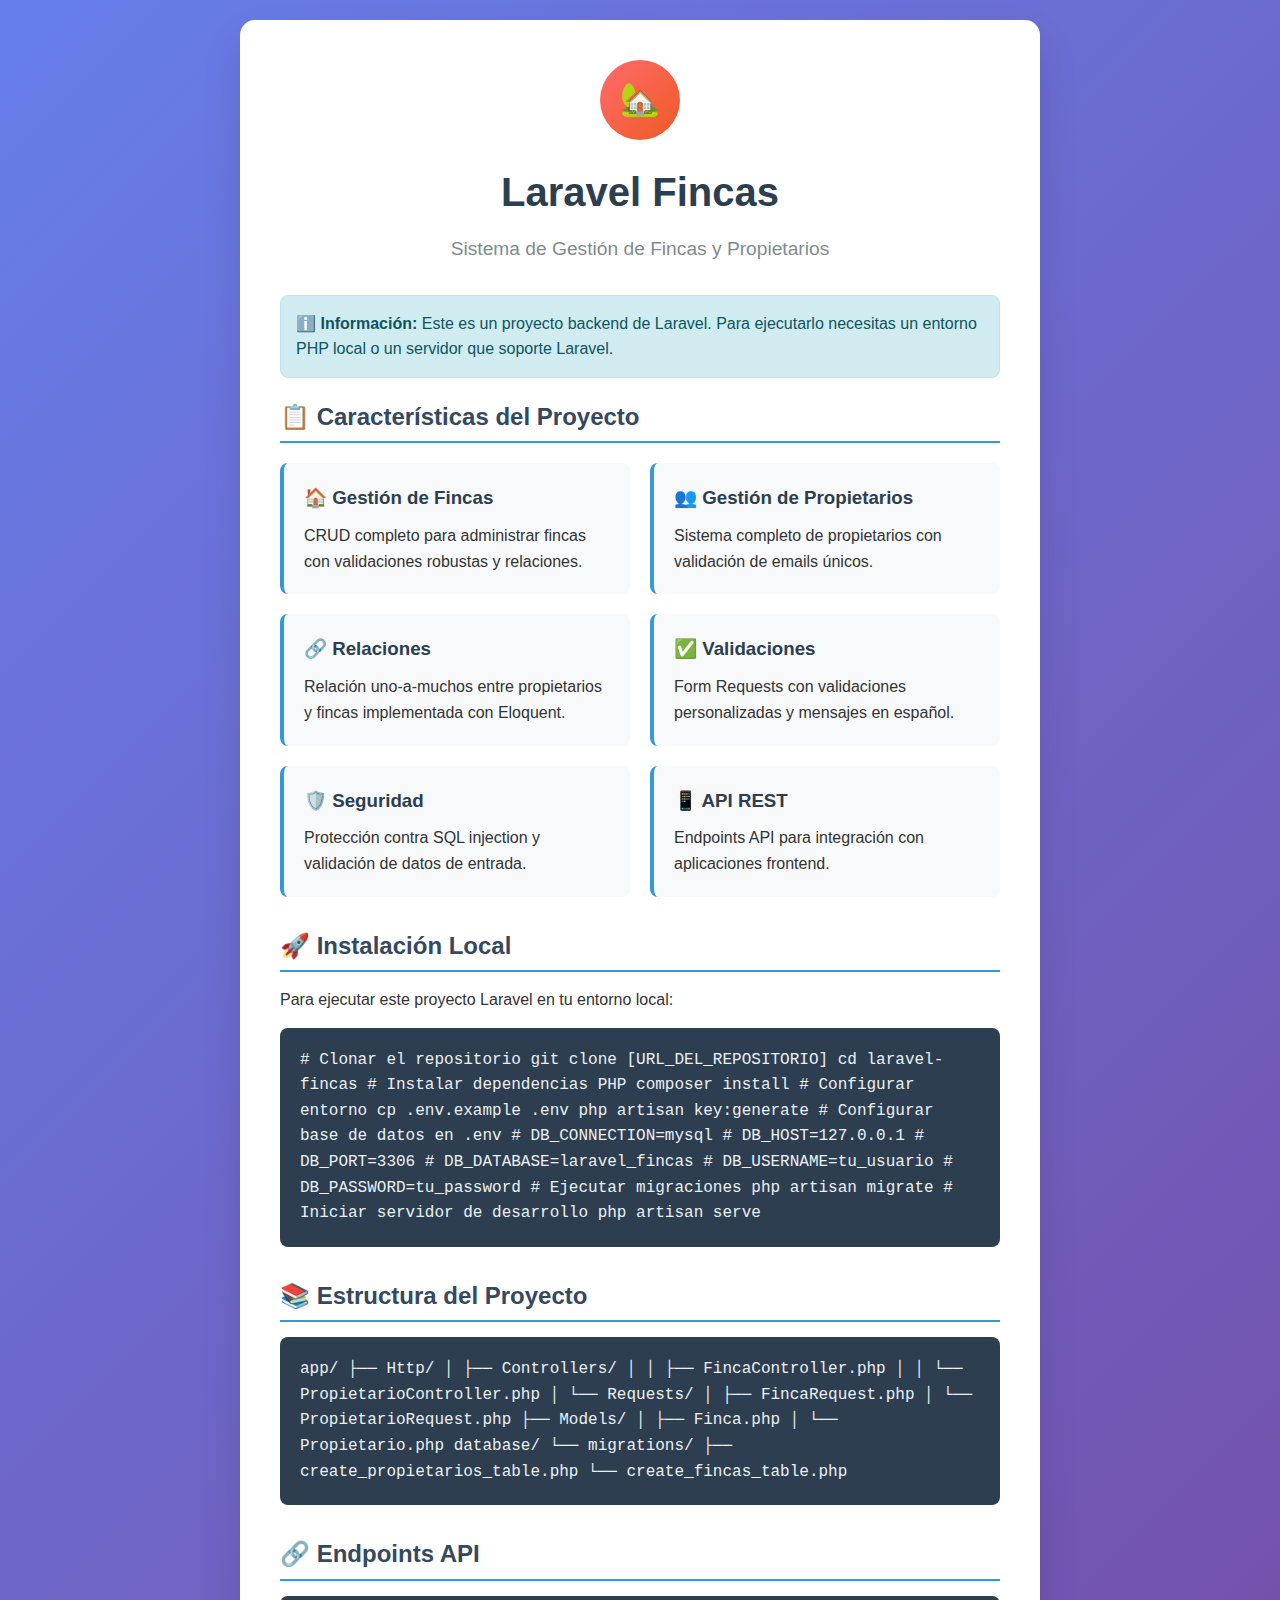
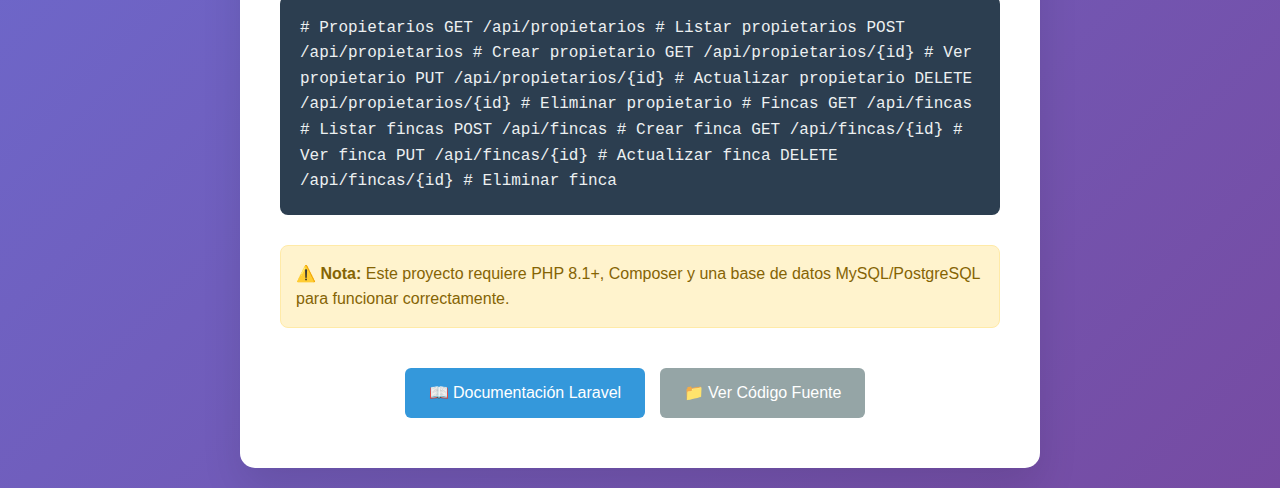
<file: laravel-fincas/index.html>
<!DOCTYPE html>
<html lang="es">
<head>
    <meta charset="UTF-8">
    <meta name="viewport" content="width=device-width, initial-scale=1.0">
    <title>Laravel Fincas - Proyecto Backend</title>
    <style>
        * {
            margin: 0;
            padding: 0;
            box-sizing: border-box;
        }
        
        body {
            font-family: 'Segoe UI', Tahoma, Geneva, Verdana, sans-serif;
            line-height: 1.6;
            color: #333;
            background: linear-gradient(135deg, #667eea 0%, #764ba2 100%);
            min-height: 100vh;
            display: flex;
            align-items: center;
            justify-content: center;
            padding: 20px;
        }
        
        .container {
            background: white;
            border-radius: 15px;
            box-shadow: 0 20px 40px rgba(0,0,0,0.1);
            padding: 40px;
            max-width: 800px;
            width: 100%;
        }
        
        .header {
            text-align: center;
            margin-bottom: 30px;
        }
        
        .logo {
            width: 80px;
            height: 80px;
            background: linear-gradient(135deg, #ff6b6b, #ee5a24);
            border-radius: 50%;
            display: flex;
            align-items: center;
            justify-content: center;
            margin: 0 auto 20px;
            font-size: 2rem;
            color: white;
            font-weight: bold;
        }
        
        h1 {
            color: #2c3e50;
            margin-bottom: 10px;
            font-size: 2.5rem;
        }
        
        .subtitle {
            color: #7f8c8d;
            font-size: 1.2rem;
            margin-bottom: 30px;
        }
        
        .section {
            margin-bottom: 30px;
        }
        
        .section h2 {
            color: #34495e;
            margin-bottom: 15px;
            font-size: 1.5rem;
            border-bottom: 2px solid #3498db;
            padding-bottom: 5px;
        }
        
        .code-block {
            background: #2c3e50;
            color: #ecf0f1;
            padding: 20px;
            border-radius: 8px;
            font-family: 'Courier New', monospace;
            margin: 15px 0;
            overflow-x: auto;
        }
        
        .feature-list {
            display: grid;
            grid-template-columns: repeat(auto-fit, minmax(250px, 1fr));
            gap: 20px;
            margin: 20px 0;
        }
        
        .feature {
            background: #f8f9fa;
            padding: 20px;
            border-radius: 8px;
            border-left: 4px solid #3498db;
        }
        
        .feature h3 {
            color: #2c3e50;
            margin-bottom: 10px;
        }
        
        .alert {
            background: #fff3cd;
            border: 1px solid #ffeaa7;
            color: #856404;
            padding: 15px;
            border-radius: 8px;
            margin: 20px 0;
        }
        
        .alert-info {
            background: #d1ecf1;
            border-color: #bee5eb;
            color: #0c5460;
        }
        
        .btn {
            display: inline-block;
            background: #3498db;
            color: white;
            padding: 12px 24px;
            text-decoration: none;
            border-radius: 6px;
            margin: 10px 10px 10px 0;
            transition: background 0.3s;
        }
        
        .btn:hover {
            background: #2980b9;
        }
        
        .btn-secondary {
            background: #95a5a6;
        }
        
        .btn-secondary:hover {
            background: #7f8c8d;
        }
    </style>
</head>
<body>
    <div class="container">
        <div class="header">
            <div class="logo">🏡</div>
            <h1>Laravel Fincas</h1>
            <p class="subtitle">Sistema de Gestión de Fincas y Propietarios</p>
        </div>

        <div class="alert alert-info">
            <strong>ℹ️ Información:</strong> Este es un proyecto backend de Laravel. Para ejecutarlo necesitas un entorno PHP local o un servidor que soporte Laravel.
        </div>

        <div class="section">
            <h2>📋 Características del Proyecto</h2>
            <div class="feature-list">
                <div class="feature">
                    <h3>🏠 Gestión de Fincas</h3>
                    <p>CRUD completo para administrar fincas con validaciones robustas y relaciones.</p>
                </div>
                <div class="feature">
                    <h3>👥 Gestión de Propietarios</h3>
                    <p>Sistema completo de propietarios con validación de emails únicos.</p>
                </div>
                <div class="feature">
                    <h3>🔗 Relaciones</h3>
                    <p>Relación uno-a-muchos entre propietarios y fincas implementada con Eloquent.</p>
                </div>
                <div class="feature">
                    <h3>✅ Validaciones</h3>
                    <p>Form Requests con validaciones personalizadas y mensajes en español.</p>
                </div>
                <div class="feature">
                    <h3>🛡️ Seguridad</h3>
                    <p>Protección contra SQL injection y validación de datos de entrada.</p>
                </div>
                <div class="feature">
                    <h3>📱 API REST</h3>
                    <p>Endpoints API para integración con aplicaciones frontend.</p>
                </div>
            </div>
        </div>

        <div class="section">
            <h2>🚀 Instalación Local</h2>
            <p>Para ejecutar este proyecto Laravel en tu entorno local:</p>
            
            <div class="code-block">
# Clonar el repositorio
git clone [URL_DEL_REPOSITORIO]
cd laravel-fincas

# Instalar dependencias PHP
composer install

# Configurar entorno
cp .env.example .env
php artisan key:generate

# Configurar base de datos en .env
# DB_CONNECTION=mysql
# DB_HOST=127.0.0.1
# DB_PORT=3306
# DB_DATABASE=laravel_fincas
# DB_USERNAME=tu_usuario
# DB_PASSWORD=tu_password

# Ejecutar migraciones
php artisan migrate

# Iniciar servidor de desarrollo
php artisan serve
            </div>
        </div>

        <div class="section">
            <h2>📚 Estructura del Proyecto</h2>
            <div class="code-block">
app/
├── Http/
│   ├── Controllers/
│   │   ├── FincaController.php
│   │   └── PropietarioController.php
│   └── Requests/
│       ├── FincaRequest.php
│       └── PropietarioRequest.php
├── Models/
│   ├── Finca.php
│   └── Propietario.php
database/
└── migrations/
    ├── create_propietarios_table.php
    └── create_fincas_table.php
            </div>
        </div>

        <div class="section">
            <h2>🔗 Endpoints API</h2>
            <div class="code-block">
# Propietarios
GET    /api/propietarios     # Listar propietarios
POST   /api/propietarios     # Crear propietario
GET    /api/propietarios/{id} # Ver propietario
PUT    /api/propietarios/{id} # Actualizar propietario
DELETE /api/propietarios/{id} # Eliminar propietario

# Fincas
GET    /api/fincas          # Listar fincas
POST   /api/fincas          # Crear finca
GET    /api/fincas/{id}     # Ver finca
PUT    /api/fincas/{id}     # Actualizar finca
DELETE /api/fincas/{id}     # Eliminar finca
            </div>
        </div>

        <div class="alert">
            <strong>⚠️ Nota:</strong> Este proyecto requiere PHP 8.1+, Composer y una base de datos MySQL/PostgreSQL para funcionar correctamente.
        </div>

        <div style="text-align: center; margin-top: 30px;">
            <a href="https://laravel.com/docs" class="btn" target="_blank">📖 Documentación Laravel</a>
            <a href="https://github.com" class="btn btn-secondary" target="_blank">📁 Ver Código Fuente</a>
        </div>
    </div>
</body>
</html>
</file>
